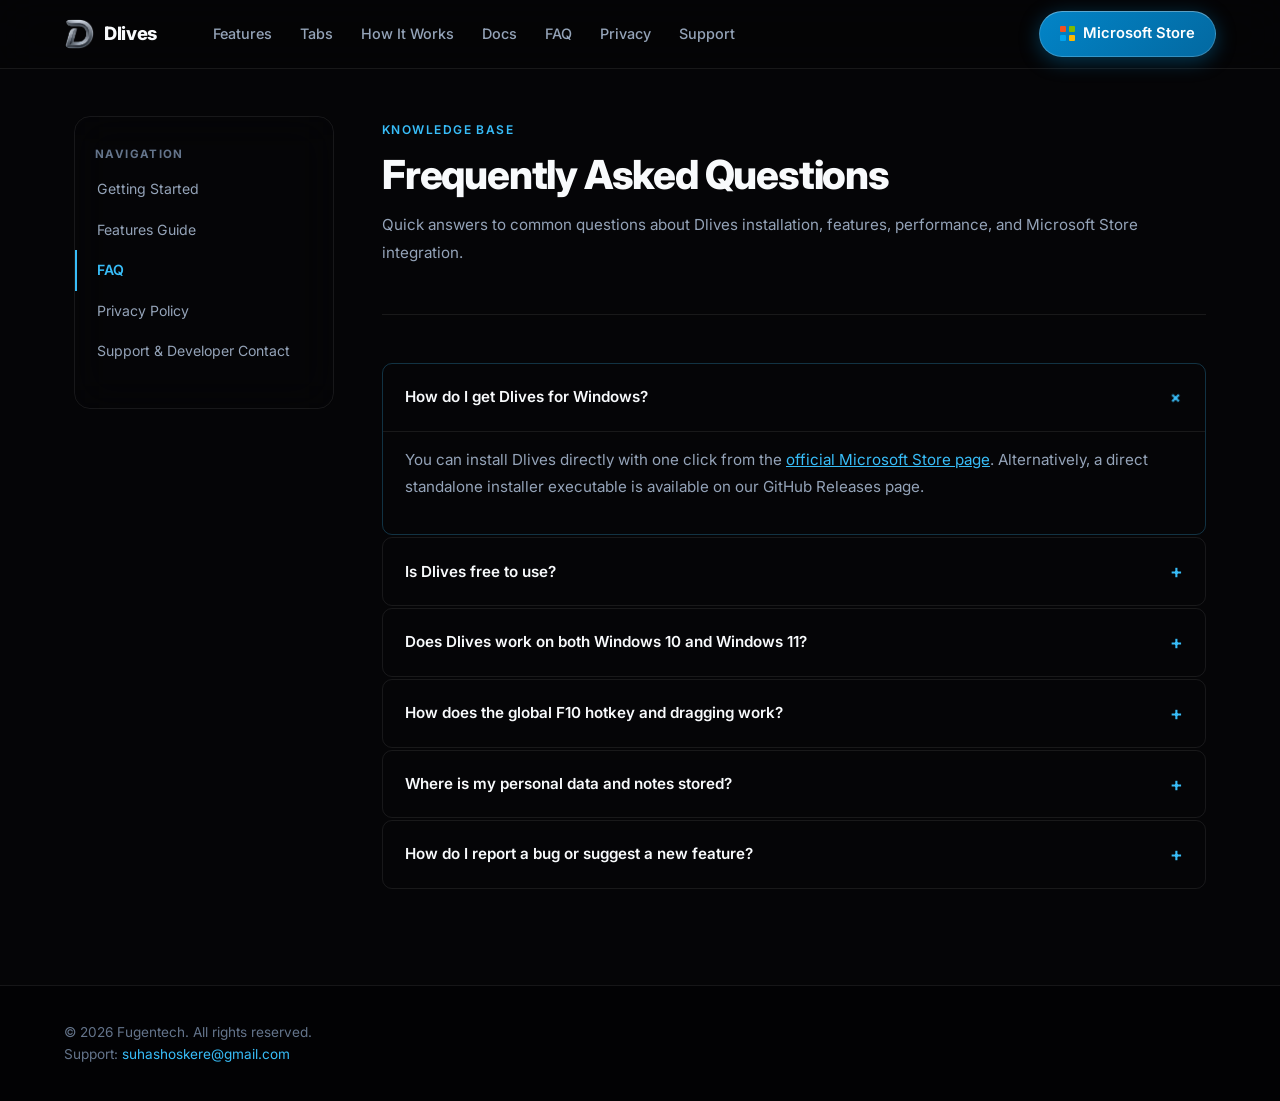
<file: website/docs/faq.html>
<!DOCTYPE html>
<html lang="en">
<head>
  <meta charset="UTF-8" />
  <meta name="viewport" content="width=device-width, initial-scale=1.0" />
  <title>Frequently Asked Questions — Dlives Windows Dynamic Island</title>
  <meta name="description" content="Common questions and troubleshooting answers for Dlives Windows dynamic island application." />
  <link rel="icon" href="../assets/app-icon.png" type="image/png" />
  <link rel="preconnect" href="https://fonts.googleapis.com" />
  <link rel="preconnect" href="https://fonts.gstatic.com" crossorigin />
  <link href="https://fonts.googleapis.com/css2?family=Inter:wght@300;400;500;600;700;800;900&family=JetBrains+Mono:wght@400;500;600;700&display=swap" rel="stylesheet" />
  <link rel="stylesheet" href="../assets/css/style.css" />
  <link rel="stylesheet" href="../assets/css/docs.css" />
</head>
<body>

  <!-- NAV -->
  <nav class="nav" id="main-nav">
    <div class="nav-inner">
      <a href="../index.html" class="nav-logo">
        <img src="../assets/app-icon.png" alt="Dlives logo" class="nav-logo-img" />
        <span class="nav-logo-text">Dlives</span>
      </a>
      <div class="nav-links">
        <a href="../index.html#features" class="nav-link">Features</a>
        <a href="../index.html#tabs" class="nav-link">Tabs</a>
        <a href="../index.html#how-it-works" class="nav-link">How It Works</a>
        <a href="getting-started.html" class="nav-link">Docs</a>
        <a href="faq.html" class="nav-link active">FAQ</a>
        <a href="privacy.html" class="nav-link">Privacy</a>
        <a href="support.html" class="nav-link">Support</a>
      </div>
      <div class="nav-actions">
        <a href="https://apps.microsoft.com/detail/9P2XZRF8RLB2?hl=en-us&gl=IN&ocid=pdpshare"
          target="_blank" rel="noopener noreferrer" class="btn btn-ms-store ms-store-trigger">
          <div class="btn-icon-ms">
            <span></span><span></span><span></span><span></span>
          </div>
          Microsoft Store
        </a>
      </div>
      <button class="nav-hamburger" id="nav-hamburger" aria-label="Toggle navigation menu">
        <span></span><span></span><span></span>
      </button>
    </div>
    <div class="nav-mobile" id="nav-mobile">
      <a href="../index.html#features" class="nav-mobile-link">Features</a>
      <a href="getting-started.html" class="nav-mobile-link">Getting Started</a>
      <a href="features.html" class="nav-mobile-link">Features Guide</a>
      <a href="faq.html" class="nav-mobile-link">FAQ</a>
      <a href="privacy.html" class="nav-mobile-link">Privacy Policy</a>
      <a href="support.html" class="nav-mobile-link">Support & Contact</a>
      <a href="https://apps.microsoft.com/detail/9P2XZRF8RLB2?hl=en-us&gl=IN&ocid=pdpshare"
        target="_blank" rel="noopener noreferrer" class="btn btn-ms-store ms-store-trigger" style="margin-top: 12px; width: 100%;">
        Get on Microsoft Store
      </a>
    </div>
  </nav>

  <!-- DOCS LAYOUT -->
  <div class="docs-layout">
    <!-- Sidebar -->
    <aside class="docs-sidebar">
      <div class="sidebar-section">
        <div class="sidebar-section-title">Navigation</div>
        <a href="getting-started.html" class="sidebar-link">Getting Started</a>
        <a href="features.html" class="sidebar-link">Features Guide</a>
        <a href="faq.html" class="sidebar-link active">FAQ</a>
        <a href="privacy.html" class="sidebar-link">Privacy Policy</a>
        <a href="support.html" class="sidebar-link">Support & Developer Contact</a>
      </div>
    </aside>

    <!-- Main Content -->
    <main class="docs-content docs-prose">
      <header class="docs-header">
        <span class="docs-page-label">Knowledge Base</span>
        <h1 class="docs-page-title">Frequently Asked Questions</h1>
        <p class="docs-page-sub">Quick answers to common questions about Dlives installation, features, performance, and Microsoft Store integration.</p>
      </header>

      <div class="faq-list">
        <!-- 1 -->
        <div class="faq-item open">
          <div class="faq-question">
            <span>How do I get Dlives for Windows?</span>
            <span class="faq-toggle">+</span>
          </div>
          <div class="faq-answer">
            <p>You can install Dlives directly with one click from the <a href="https://apps.microsoft.com/detail/9P2XZRF8RLB2?hl=en-us&gl=IN&ocid=pdpshare" target="_blank" rel="noopener noreferrer" class="accent-link">official Microsoft Store page</a>. Alternatively, a direct standalone installer executable is available on our GitHub Releases page.</p>
          </div>
        </div>

        <!-- 2 -->
        <div class="faq-item">
          <div class="faq-question">
            <span>Is Dlives free to use?</span>
            <span class="faq-toggle">+</span>
          </div>
          <div class="faq-answer">
            <p>Yes, Dlives is 100% free with no paywalls, subscriptions, or telemetry tracking.</p>
          </div>
        </div>

        <!-- 3 -->
        <div class="faq-item">
          <div class="faq-question">
            <span>Does Dlives work on both Windows 10 and Windows 11?</span>
            <span class="faq-toggle">+</span>
          </div>
          <div class="faq-answer">
            <p>Yes! Dlives is fully optimized for 64-bit Windows 10 (Build 1903+) and Windows 11. It utilizes native Win32/DWM APIs for liquid acrylic glassmorphism, SMTC media transport, and taskbar integration.</p>
          </div>
        </div>

        <!-- 4 -->
        <div class="faq-item">
          <div class="faq-question">
            <span>How does the global F10 hotkey and dragging work?</span>
            <span class="faq-toggle">+</span>
          </div>
          <div class="faq-answer">
            <p>Pressing <kbd>F10</kbd> anywhere across Windows immediately toggles the island expanded state or brings it back to the screen. You can also right-click and drag anywhere on the capsule or header to reposition the island to any monitor coordinate, with automatic symmetrical centering.</p>
          </div>
        </div>

        <!-- 5 -->
        <div class="faq-item">
          <div class="faq-question">
            <span>Where is my personal data and notes stored?</span>
            <span class="faq-toggle">+</span>
          </div>
          <div class="faq-answer">
            <p>All user data is stored locally in your user profile at <code>%AppData%\Dlives\</code>. Your notes, alarms, timetable tasks, and settings never leave your PC.</p>
          </div>
        </div>

        <!-- 6 -->
        <div class="faq-item">
          <div class="faq-question">
            <span>How do I report a bug or suggest a new feature?</span>
            <span class="faq-toggle">+</span>
          </div>
          <div class="faq-answer">
            <p>You can reach the developer directly at <a href="mailto:suhashoskere@gmail.com" class="accent-link">suhashoskere@gmail.com</a> or submit ideas via our <a href="support.html" class="accent-link">Support & Feedback Form</a>.</p>
          </div>
        </div>
      </div>

    </main>
  </div>

  <!-- FOOTER -->
  <footer class="footer">
    <div class="container">
      <div class="footer-bottom">
        <p>© 2026 Fugentech. All rights reserved.</p>
        <p>Support: <a href="mailto:suhashoskere@gmail.com" class="accent-link">suhashoskere@gmail.com</a></p>
      </div>
    </div>
  </footer>

  <script src="../assets/js/main.js"></script>
</body>
</html>
</file>
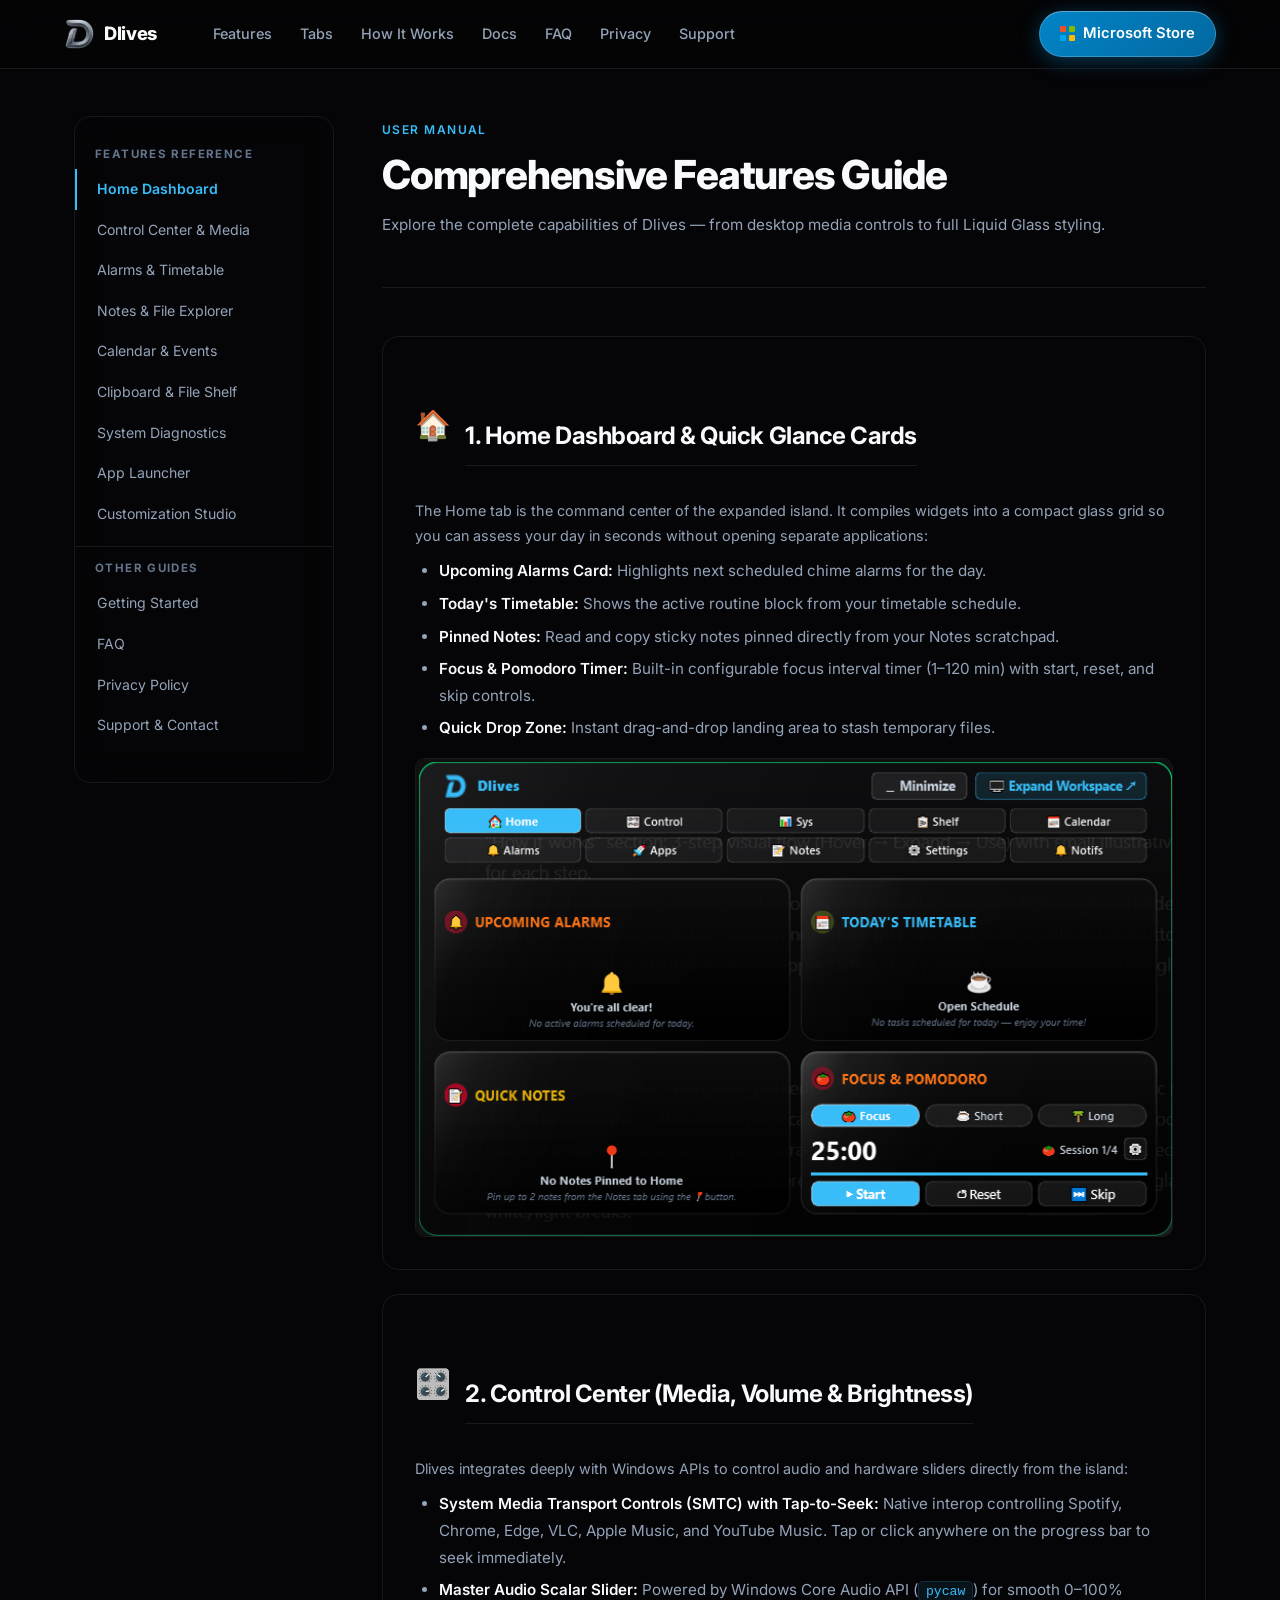
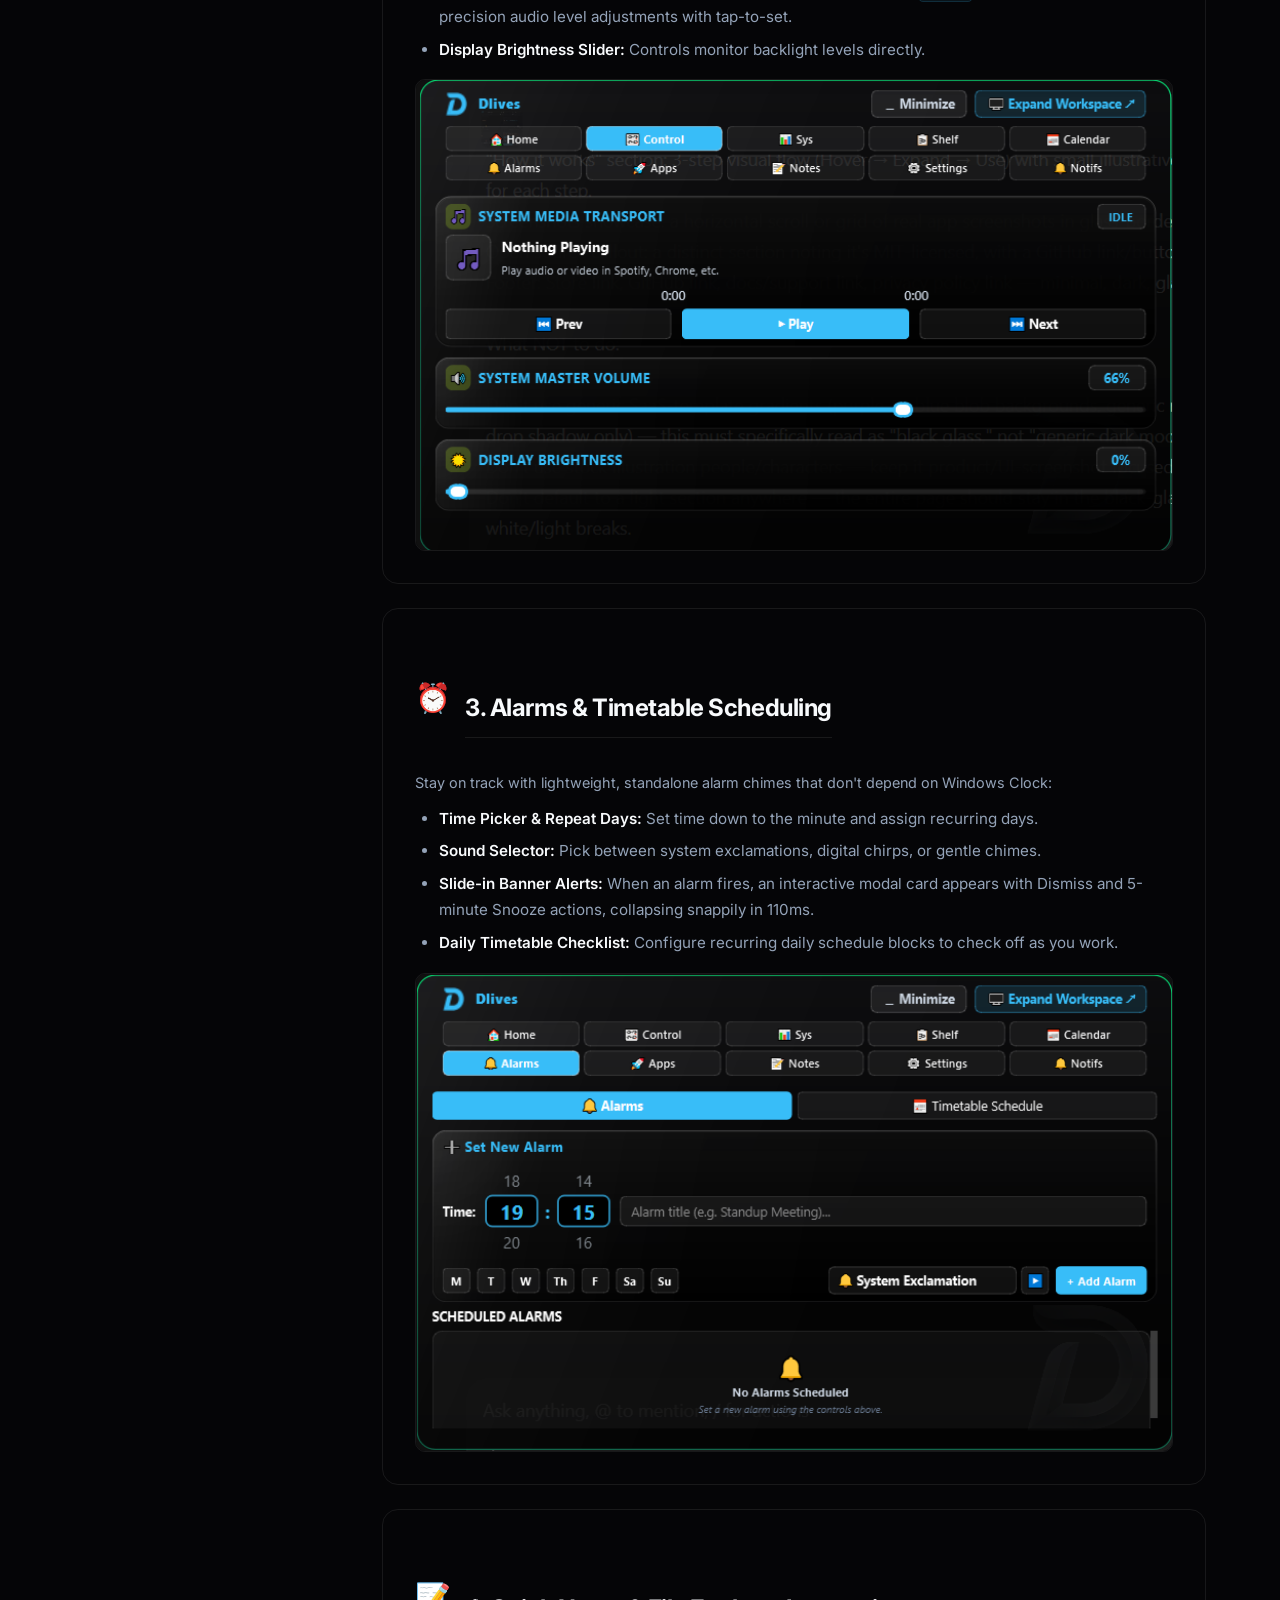
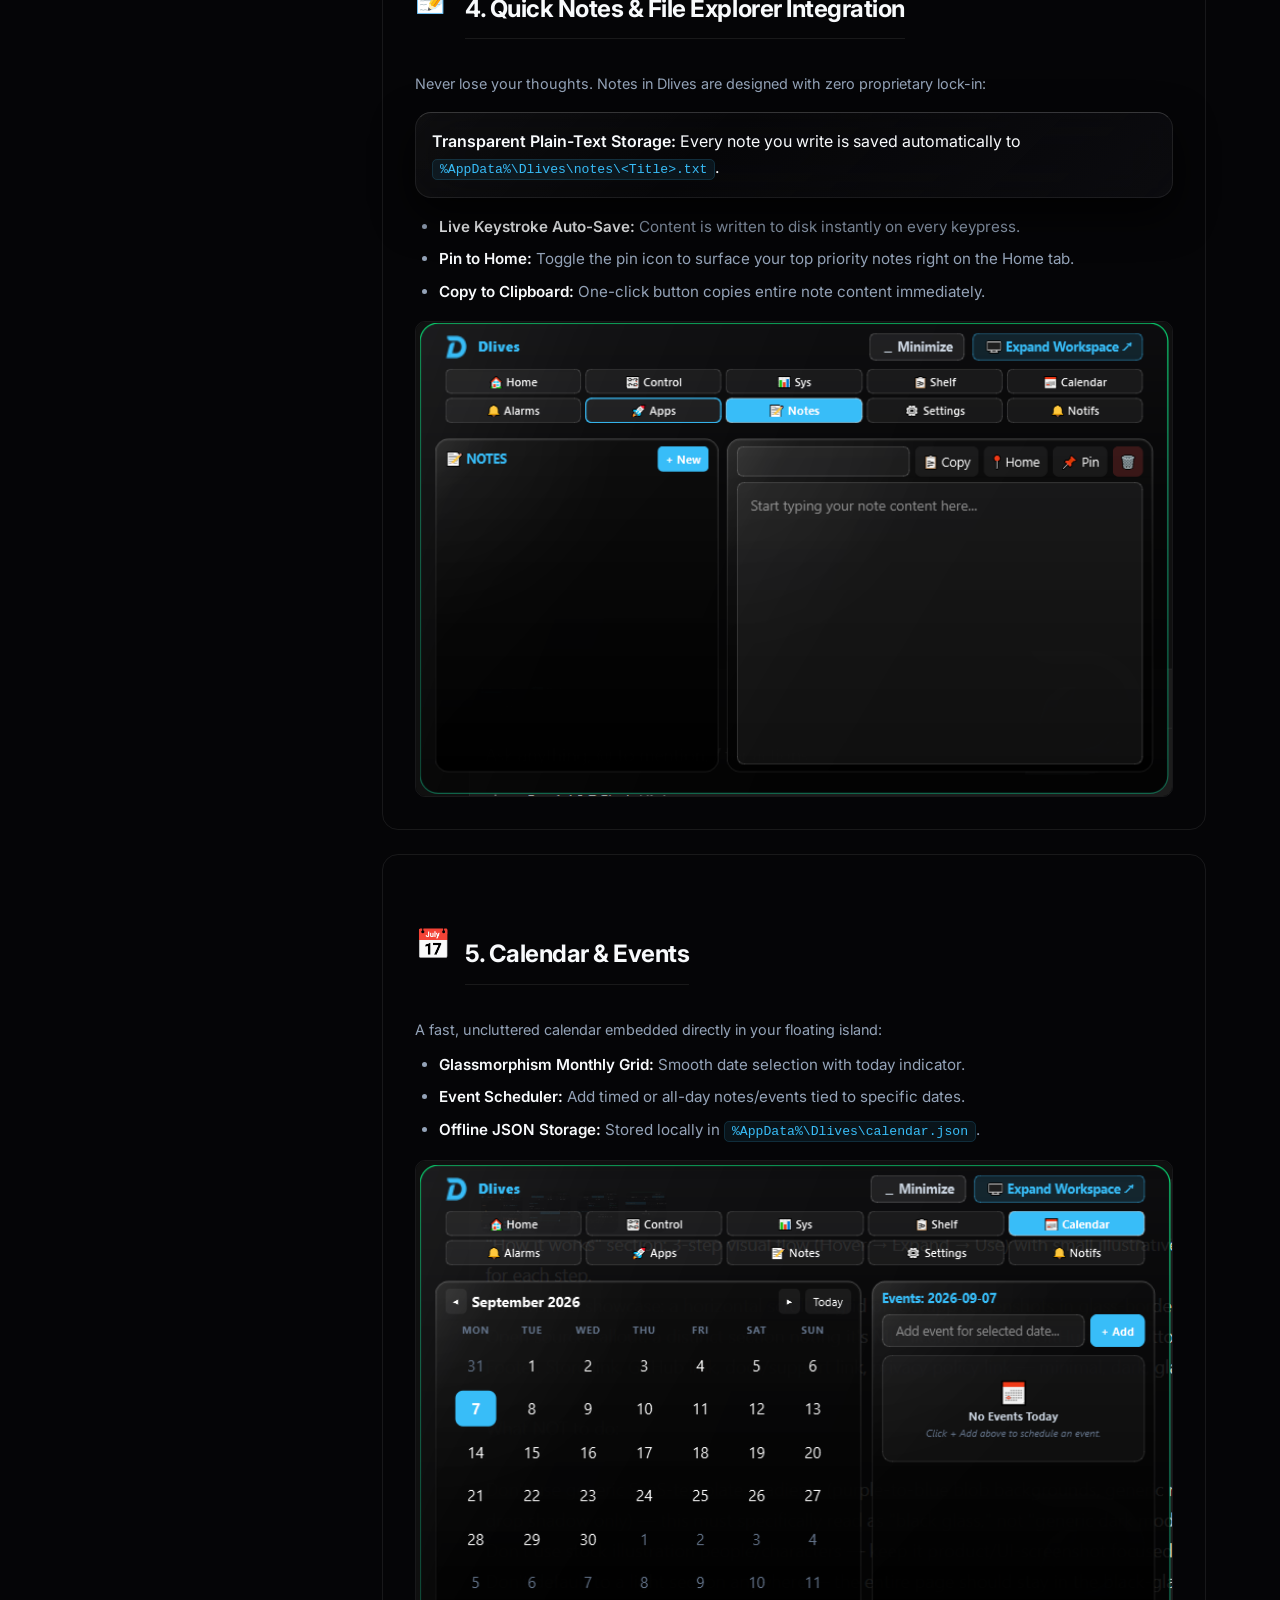
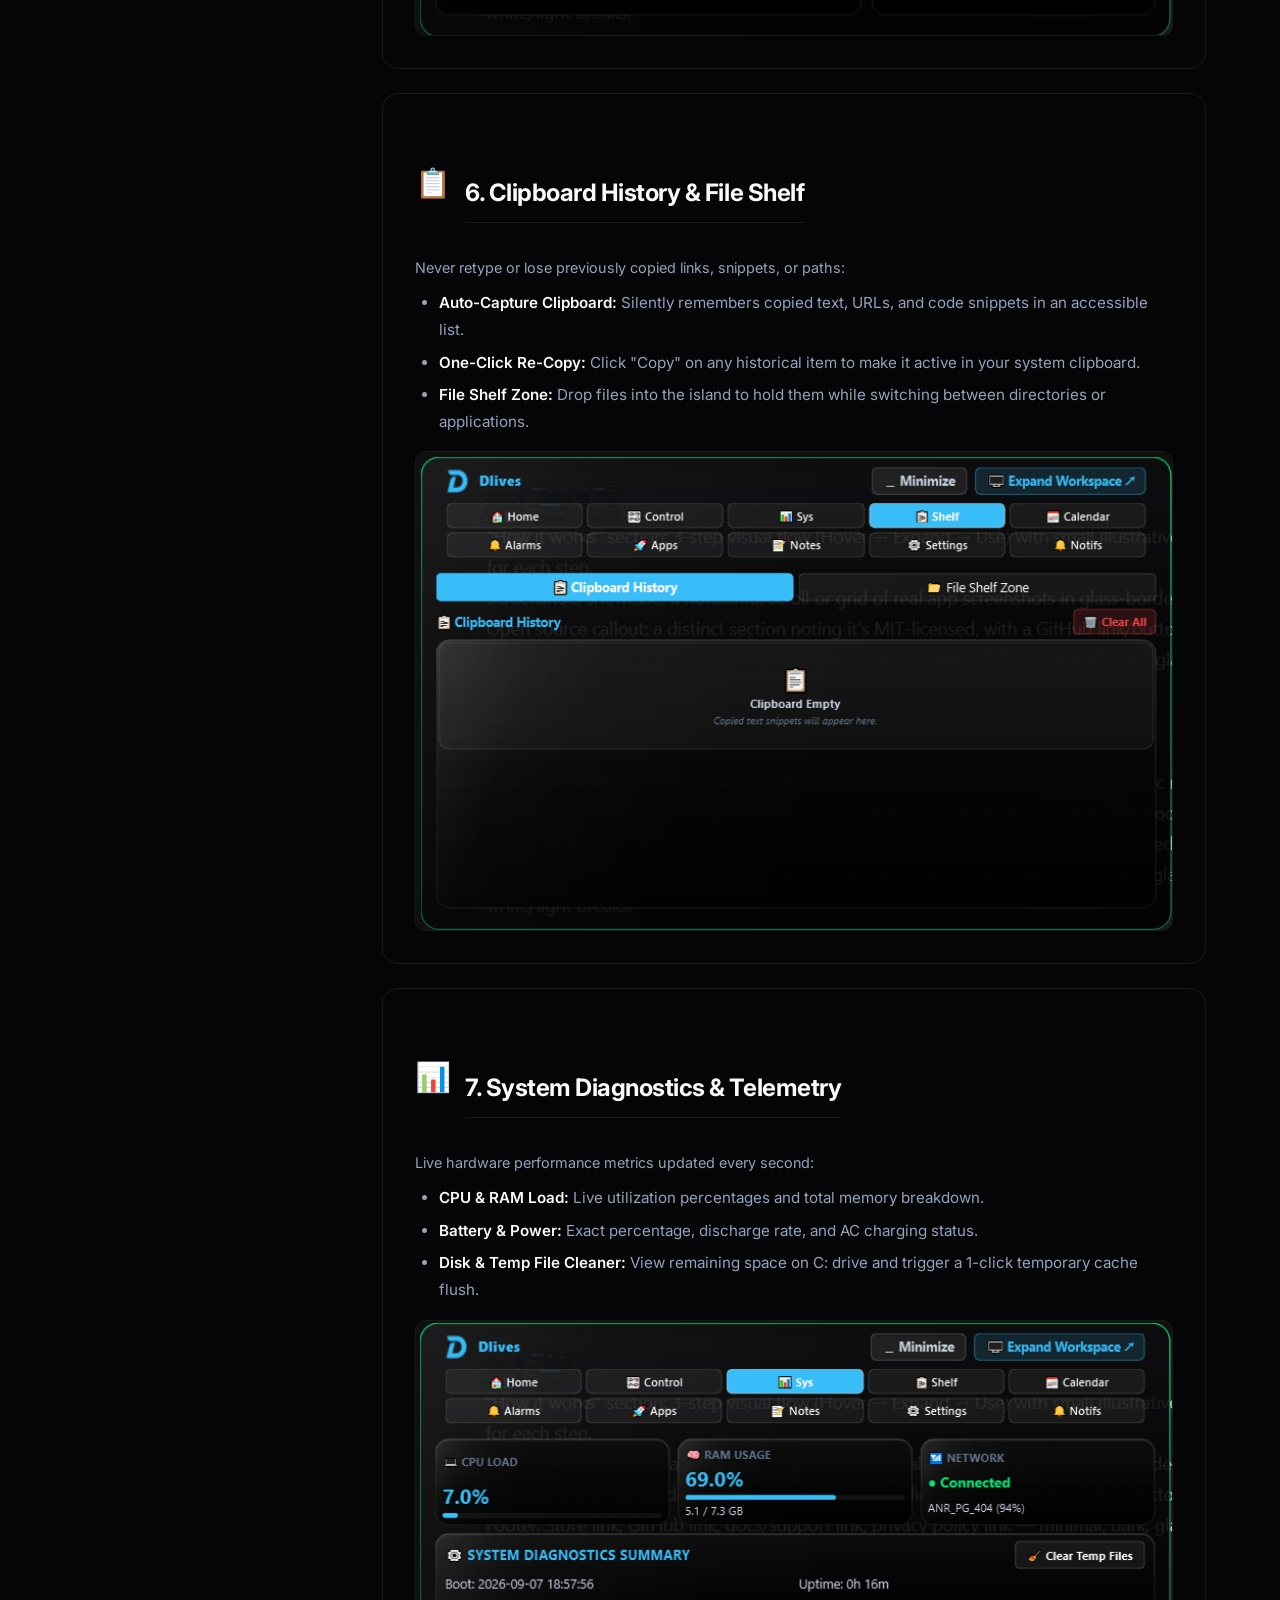
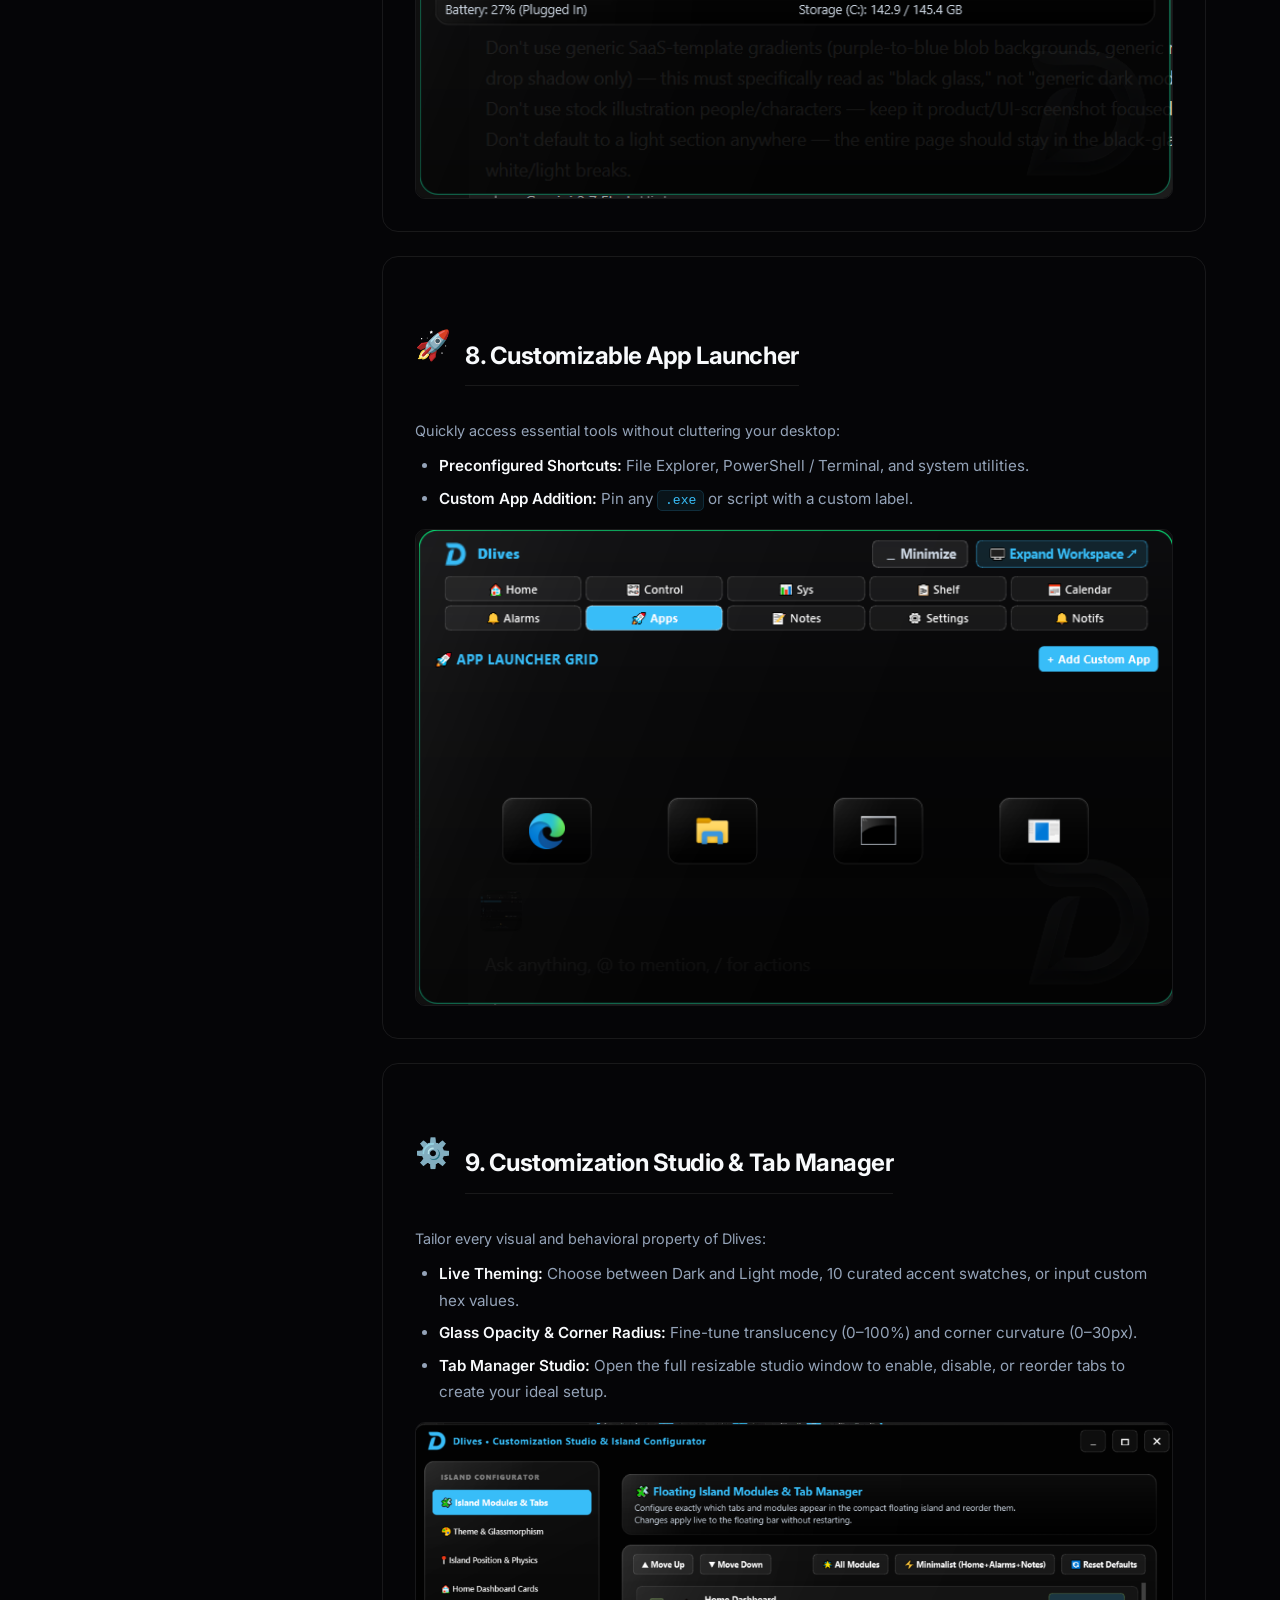
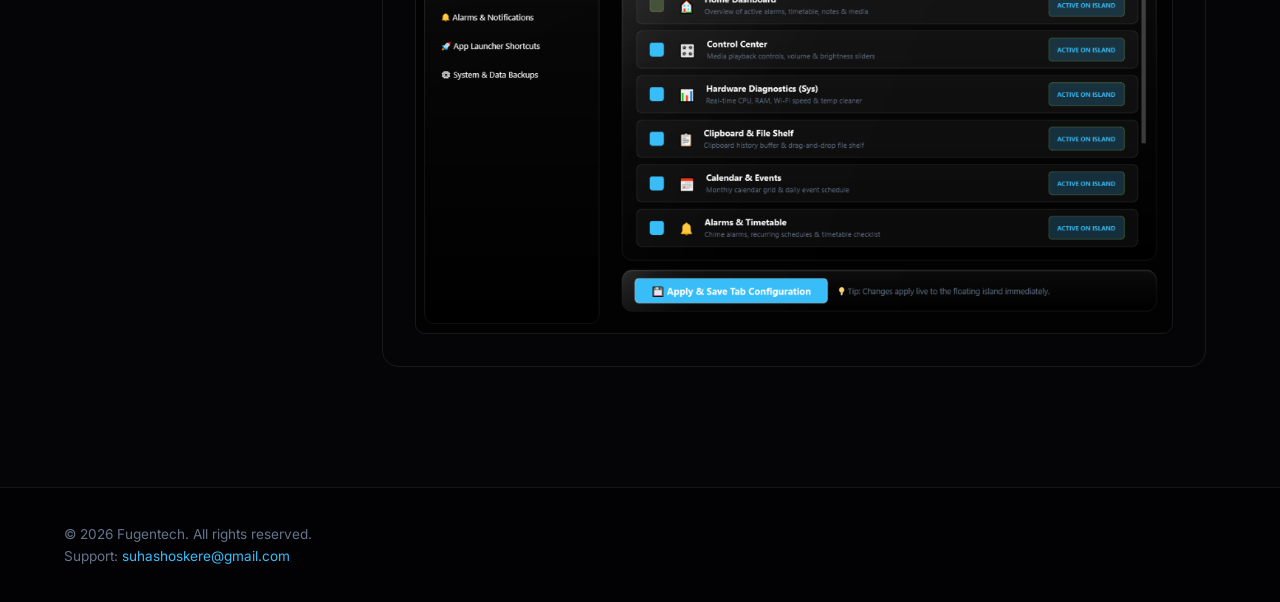
<file: website/docs/features.html>
<!DOCTYPE html>
<html lang="en">
<head>
  <meta charset="UTF-8" />
  <meta name="viewport" content="width=device-width, initial-scale=1.0" />
  <title>Features Guide — Dlives Windows Dynamic Island</title>
  <meta name="description" content="In-depth guide to all features in Dlives: Alarms, Notes, Calendar, Media Controls, Clipboard Shelf, Customization Studio, and more." />
  <link rel="icon" href="../assets/app-icon.png" type="image/png" />
  <link rel="preconnect" href="https://fonts.googleapis.com" />
  <link rel="preconnect" href="https://fonts.gstatic.com" crossorigin />
  <link href="https://fonts.googleapis.com/css2?family=Inter:wght@300;400;500;600;700;800;900&family=JetBrains+Mono:wght@400;500;600;700&display=swap" rel="stylesheet" />
  <link rel="stylesheet" href="../assets/css/style.css" />
  <link rel="stylesheet" href="../assets/css/docs.css" />
</head>
<body>

  <!-- NAV -->
  <nav class="nav" id="main-nav">
    <div class="nav-inner">
      <a href="../index.html" class="nav-logo">
        <img src="../assets/app-icon.png" alt="Dlives logo" class="nav-logo-img" />
        <span class="nav-logo-text">Dlives</span>
      </a>
      <div class="nav-links">
        <a href="../index.html#features" class="nav-link">Features</a>
        <a href="../index.html#tabs" class="nav-link">Tabs</a>
        <a href="../index.html#how-it-works" class="nav-link">How It Works</a>
        <a href="getting-started.html" class="nav-link">Docs</a>
        <a href="faq.html" class="nav-link">FAQ</a>
        <a href="privacy.html" class="nav-link">Privacy</a>
        <a href="support.html" class="nav-link">Support</a>
      </div>
      <div class="nav-actions">
        <a href="https://apps.microsoft.com/detail/9P2XZRF8RLB2?hl=en-us&gl=IN&ocid=pdpshare"
          target="_blank" rel="noopener noreferrer" class="btn btn-ms-store ms-store-trigger">
          <div class="btn-icon-ms">
            <span></span><span></span><span></span><span></span>
          </div>
          Microsoft Store
        </a>
      </div>
      <button class="nav-hamburger" id="nav-hamburger" aria-label="Toggle navigation menu">
        <span></span><span></span><span></span>
      </button>
    </div>
    <div class="nav-mobile" id="nav-mobile">
      <a href="../index.html#features" class="nav-mobile-link">Features</a>
      <a href="getting-started.html" class="nav-mobile-link">Getting Started</a>
      <a href="features.html" class="nav-mobile-link">Features Guide</a>
      <a href="faq.html" class="nav-mobile-link">FAQ</a>
      <a href="privacy.html" class="nav-mobile-link">Privacy Policy</a>
      <a href="support.html" class="nav-mobile-link">Support & Contact</a>
      <a href="https://apps.microsoft.com/detail/9P2XZRF8RLB2?hl=en-us&gl=IN&ocid=pdpshare"
        target="_blank" rel="noopener noreferrer" class="btn btn-ms-store ms-store-trigger" style="margin-top: 12px; width: 100%;">
        Get on Microsoft Store
      </a>
    </div>
  </nav>

  <!-- DOCS LAYOUT -->
  <div class="docs-layout">
    <!-- Sidebar -->
    <aside class="docs-sidebar">
      <div class="sidebar-section">
        <div class="sidebar-section-title">Features Reference</div>
        <a href="#home-dashboard" class="sidebar-link active">Home Dashboard</a>
        <a href="#control-media" class="sidebar-link">Control Center & Media</a>
        <a href="#alarms-timetable" class="sidebar-link">Alarms & Timetable</a>
        <a href="#notes-sync" class="sidebar-link">Notes & File Explorer</a>
        <a href="#calendar-events" class="sidebar-link">Calendar & Events</a>
        <a href="#clipboard-shelf" class="sidebar-link">Clipboard & File Shelf</a>
        <a href="#system-diagnostics" class="sidebar-link">System Diagnostics</a>
        <a href="#app-launcher" class="sidebar-link">App Launcher</a>
        <a href="#customization-studio" class="sidebar-link">Customization Studio</a>
      </div>
      <div class="sidebar-divider"></div>
      <div class="sidebar-section">
        <div class="sidebar-section-title">Other Guides</div>
        <a href="getting-started.html" class="sidebar-link">Getting Started</a>
        <a href="faq.html" class="sidebar-link">FAQ</a>
        <a href="privacy.html" class="sidebar-link">Privacy Policy</a>
        <a href="support.html" class="sidebar-link">Support & Contact</a>
      </div>
    </aside>

    <!-- Main Content -->
    <main class="docs-content docs-prose">
      <header class="docs-header">
        <span class="docs-page-label">User Manual</span>
        <h1 class="docs-page-title">Comprehensive Features Guide</h1>
        <p class="docs-page-sub">Explore the complete capabilities of Dlives — from desktop media controls to full Liquid Glass styling.</p>
      </header>

      <!-- 1. Home Dashboard -->
      <section id="home-dashboard" class="feature-detail-card">
        <div class="feature-detail-header">
          <span class="feature-detail-icon">🏠</span>
          <h2 class="feature-detail-title">1. Home Dashboard & Quick Glance Cards</h2>
        </div>
        <div class="feature-detail-body">
          <p>The Home tab is the command center of the expanded island. It compiles widgets into a compact glass grid so you can assess your day in seconds without opening separate applications:</p>
          <ul>
            <li><strong>Upcoming Alarms Card:</strong> Highlights next scheduled chime alarms for the day.</li>
            <li><strong>Today's Timetable:</strong> Shows the active routine block from your timetable schedule.</li>
            <li><strong>Pinned Notes:</strong> Read and copy sticky notes pinned directly from your Notes scratchpad.</li>
            <li><strong>Focus & Pomodoro Timer:</strong> Built-in configurable focus interval timer (1–120 min) with start, reset, and skip controls.</li>
            <li><strong>Quick Drop Zone:</strong> Instant drag-and-drop landing area to stash temporary files.</li>
          </ul>
          <img src="../assets/screenshots/home-tab.png" alt="Home Dashboard interface" class="feature-detail-screenshot" />
        </div>
      </section>

      <!-- 2. Control Center -->
      <section id="control-media" class="feature-detail-card">
        <div class="feature-detail-header">
          <span class="feature-detail-icon">🎛️</span>
          <h2 class="feature-detail-title">2. Control Center (Media, Volume & Brightness)</h2>
        </div>
        <div class="feature-detail-body">
          <p>Dlives integrates deeply with Windows APIs to control audio and hardware sliders directly from the island:</p>
          <ul>
            <li><strong>System Media Transport Controls (SMTC) with Tap-to-Seek:</strong> Native interop controlling Spotify, Chrome, Edge, VLC, Apple Music, and YouTube Music. Tap or click anywhere on the progress bar to seek immediately.</li>
            <li><strong>Master Audio Scalar Slider:</strong> Powered by Windows Core Audio API (<code>pycaw</code>) for smooth 0–100% precision audio level adjustments with tap-to-set.</li>
            <li><strong>Display Brightness Slider:</strong> Controls monitor backlight levels directly.</li>
          </ul>
          <img src="../assets/screenshots/control-media.png" alt="Control center interface" class="feature-detail-screenshot" />
        </div>
      </section>

      <!-- 3. Alarms & Timetable -->
      <section id="alarms-timetable" class="feature-detail-card">
        <div class="feature-detail-header">
          <span class="feature-detail-icon">⏰</span>
          <h2 class="feature-detail-title">3. Alarms & Timetable Scheduling</h2>
        </div>
        <div class="feature-detail-body">
          <p>Stay on track with lightweight, standalone alarm chimes that don't depend on Windows Clock:</p>
          <ul>
            <li><strong>Time Picker & Repeat Days:</strong> Set time down to the minute and assign recurring days.</li>
            <li><strong>Sound Selector:</strong> Pick between system exclamations, digital chirps, or gentle chimes.</li>
            <li><strong>Slide-in Banner Alerts:</strong> When an alarm fires, an interactive modal card appears with Dismiss and 5-minute Snooze actions, collapsing snappily in 110ms.</li>
            <li><strong>Daily Timetable Checklist:</strong> Configure recurring daily schedule blocks to check off as you work.</li>
          </ul>
          <img src="../assets/screenshots/alarms.png" alt="Alarms tab interface" class="feature-detail-screenshot" />
        </div>
      </section>

      <!-- 4. Notes & File Explorer Sync -->
      <section id="notes-sync" class="feature-detail-card">
        <div class="feature-detail-header">
          <span class="feature-detail-icon">📝</span>
          <h2 class="feature-detail-title">4. Quick Notes & File Explorer Integration</h2>
        </div>
        <div class="feature-detail-body">
          <p>Never lose your thoughts. Notes in Dlives are designed with zero proprietary lock-in:</p>
          <div class="glass-card" style="padding: 16px; margin: 16px 0;">
            <strong>Transparent Plain-Text Storage:</strong> Every note you write is saved automatically to <code>%AppData%\Dlives\notes\&lt;Title&gt;.txt</code>.
          </div>
          <ul>
            <li><strong>Live Keystroke Auto-Save:</strong> Content is written to disk instantly on every keypress.</li>
            <li><strong>Pin to Home:</strong> Toggle the pin icon to surface your top priority notes right on the Home tab.</li>
            <li><strong>Copy to Clipboard:</strong> One-click button copies entire note content immediately.</li>
          </ul>
          <img src="../assets/screenshots/notes.png" alt="Notes tab interface" class="feature-detail-screenshot" />
        </div>
      </section>

      <!-- 5. Calendar & Events -->
      <section id="calendar-events" class="feature-detail-card">
        <div class="feature-detail-header">
          <span class="feature-detail-icon">📅</span>
          <h2 class="feature-detail-title">5. Calendar & Events</h2>
        </div>
        <div class="feature-detail-body">
          <p>A fast, uncluttered calendar embedded directly in your floating island:</p>
          <ul>
            <li><strong>Glassmorphism Monthly Grid:</strong> Smooth date selection with today indicator.</li>
            <li><strong>Event Scheduler:</strong> Add timed or all-day notes/events tied to specific dates.</li>
            <li><strong>Offline JSON Storage:</strong> Stored locally in <code>%AppData%\Dlives\calendar.json</code>.</li>
          </ul>
          <img src="../assets/screenshots/calendar.png" alt="Calendar tab interface" class="feature-detail-screenshot" />
        </div>
      </section>

      <!-- 6. Clipboard & File Shelf -->
      <section id="clipboard-shelf" class="feature-detail-card">
        <div class="feature-detail-header">
          <span class="feature-detail-icon">📋</span>
          <h2 class="feature-detail-title">6. Clipboard History & File Shelf</h2>
        </div>
        <div class="feature-detail-body">
          <p>Never retype or lose previously copied links, snippets, or paths:</p>
          <ul>
            <li><strong>Auto-Capture Clipboard:</strong> Silently remembers copied text, URLs, and code snippets in an accessible list.</li>
            <li><strong>One-Click Re-Copy:</strong> Click "Copy" on any historical item to make it active in your system clipboard.</li>
            <li><strong>File Shelf Zone:</strong> Drop files into the island to hold them while switching between directories or applications.</li>
          </ul>
          <img src="../assets/screenshots/clipboard-shelf.png" alt="Clipboard and shelf interface" class="feature-detail-screenshot" />
        </div>
      </section>

      <!-- 7. System Diagnostics -->
      <section id="system-diagnostics" class="feature-detail-card">
        <div class="feature-detail-header">
          <span class="feature-detail-icon">📊</span>
          <h2 class="feature-detail-title">7. System Diagnostics & Telemetry</h2>
        </div>
        <div class="feature-detail-body">
          <p>Live hardware performance metrics updated every second:</p>
          <ul>
            <li><strong>CPU & RAM Load:</strong> Live utilization percentages and total memory breakdown.</li>
            <li><strong>Battery & Power:</strong> Exact percentage, discharge rate, and AC charging status.</li>
            <li><strong>Disk & Temp File Cleaner:</strong> View remaining space on C: drive and trigger a 1-click temporary cache flush.</li>
          </ul>
          <img src="../assets/screenshots/system-diagnostics.png" alt="System diagnostics interface" class="feature-detail-screenshot" />
        </div>
      </section>

      <!-- 8. App Launcher -->
      <section id="app-launcher" class="feature-detail-card">
        <div class="feature-detail-header">
          <span class="feature-detail-icon">🚀</span>
          <h2 class="feature-detail-title">8. Customizable App Launcher</h2>
        </div>
        <div class="feature-detail-body">
          <p>Quickly access essential tools without cluttering your desktop:</p>
          <ul>
            <li><strong>Preconfigured Shortcuts:</strong> File Explorer, PowerShell / Terminal, and system utilities.</li>
            <li><strong>Custom App Addition:</strong> Pin any <code>.exe</code> or script with a custom label.</li>
          </ul>
          <img src="../assets/screenshots/app-launcher.png" alt="App launcher interface" class="feature-detail-screenshot" />
        </div>
      </section>

      <!-- 9. Customization Studio -->
      <section id="customization-studio" class="feature-detail-card">
        <div class="feature-detail-header">
          <span class="feature-detail-icon">⚙️</span>
          <h2 class="feature-detail-title">9. Customization Studio & Tab Manager</h2>
        </div>
        <div class="feature-detail-body">
          <p>Tailor every visual and behavioral property of Dlives:</p>
          <ul>
            <li><strong>Live Theming:</strong> Choose between Dark and Light mode, 10 curated accent swatches, or input custom hex values.</li>
            <li><strong>Glass Opacity & Corner Radius:</strong> Fine-tune translucency (0–100%) and corner curvature (0–30px).</li>
            <li><strong>Tab Manager Studio:</strong> Open the full resizable studio window to enable, disable, or reorder tabs to create your ideal setup.</li>
          </ul>
          <img src="../assets/screenshots/app-interface-configurator.png" alt="Customization studio interface" class="feature-detail-screenshot" />
        </div>
      </section>

    </main>
  </div>

  <!-- FOOTER -->
  <footer class="footer">
    <div class="container">
      <div class="footer-bottom">
        <p>© 2026 Fugentech. All rights reserved.</p>
        <p>Support: <a href="mailto:suhashoskere@gmail.com" class="accent-link">suhashoskere@gmail.com</a></p>
      </div>
    </div>
  </footer>

  <script src="../assets/js/main.js"></script>
</body>
</html>
</file>
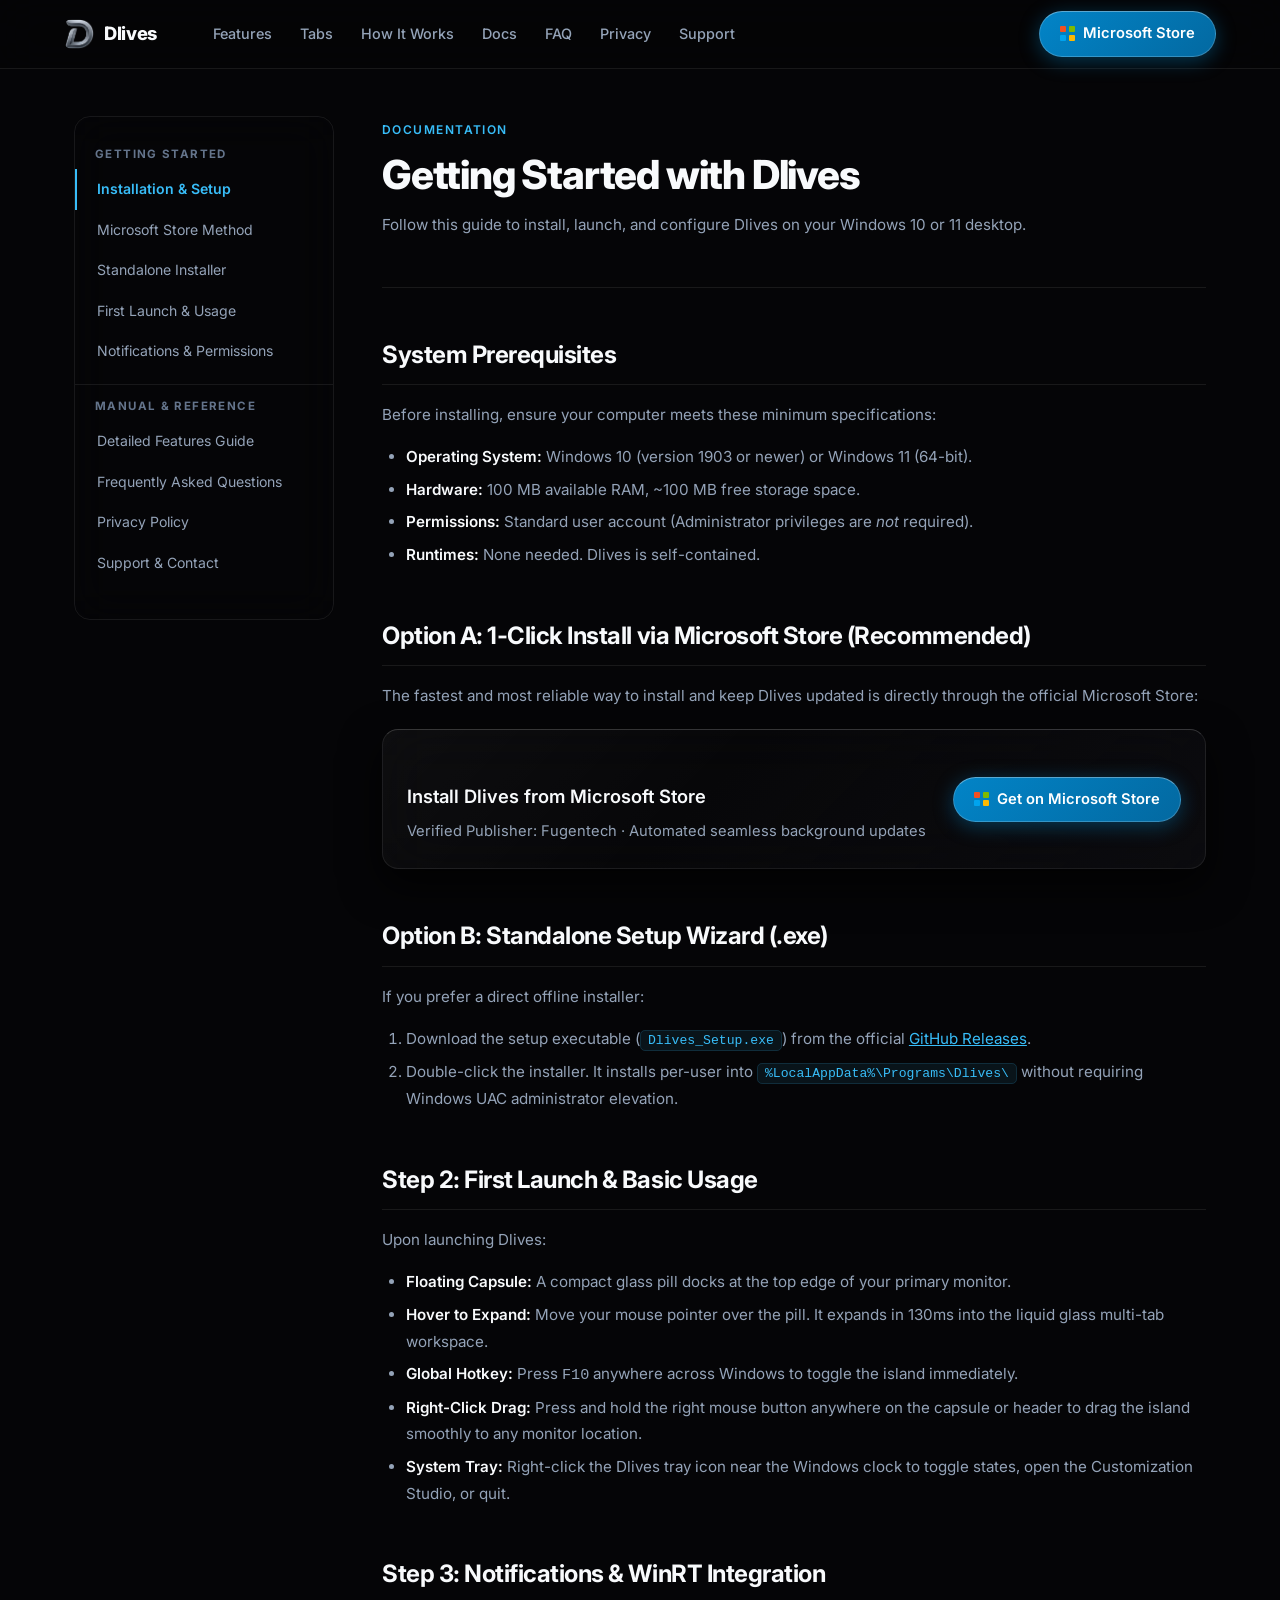
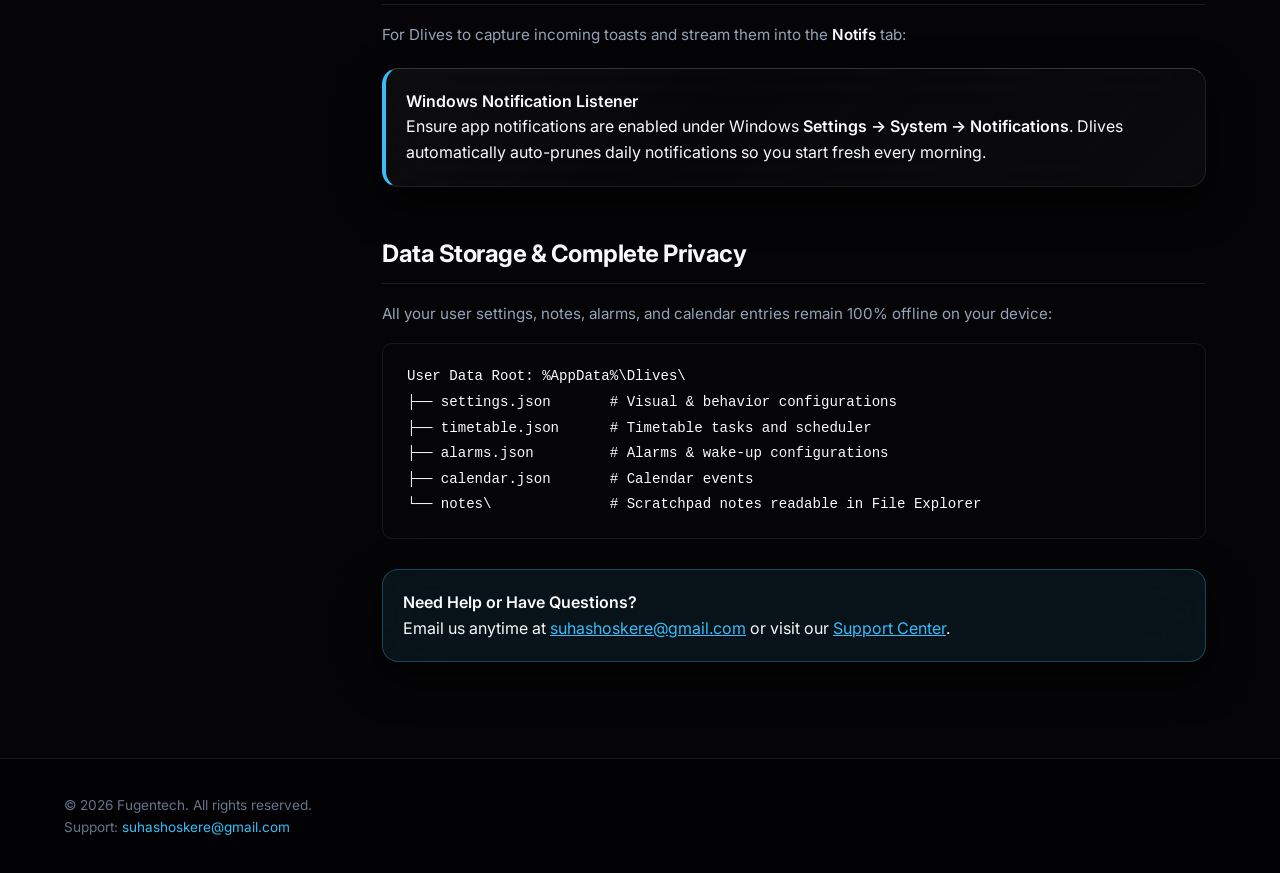
<file: website/docs/getting-started.html>
<!DOCTYPE html>
<html lang="en">
<head>
  <meta charset="UTF-8" />
  <meta name="viewport" content="width=device-width, initial-scale=1.0" />
  <title>Getting Started — Dlives Documentation</title>
  <meta name="description" content="Step-by-step guide to installing, configuring, and getting started with Dlives on Windows 10/11 via Microsoft Store or standalone installer." />
  <link rel="icon" href="../assets/app-icon.png" type="image/png" />
  <link rel="preconnect" href="https://fonts.googleapis.com" />
  <link rel="preconnect" href="https://fonts.gstatic.com" crossorigin />
  <link href="https://fonts.googleapis.com/css2?family=Inter:wght@300;400;500;600;700;800;900&family=JetBrains+Mono:wght@400;500;600;700&display=swap" rel="stylesheet" />
  <link rel="stylesheet" href="../assets/css/style.css" />
  <link rel="stylesheet" href="../assets/css/docs.css" />
</head>
<body>

  <!-- NAV -->
  <nav class="nav" id="main-nav">
    <div class="nav-inner">
      <a href="../index.html" class="nav-logo" id="nav-logo-link">
        <img src="../assets/app-icon.png" alt="Dlives logo" class="nav-logo-img" />
        <span class="nav-logo-text">Dlives</span>
      </a>
      <div class="nav-links">
        <a href="../index.html#features" class="nav-link">Features</a>
        <a href="../index.html#tabs" class="nav-link">Tabs</a>
        <a href="../index.html#how-it-works" class="nav-link">How It Works</a>
        <a href="getting-started.html" class="nav-link active">Docs</a>
        <a href="faq.html" class="nav-link">FAQ</a>
        <a href="privacy.html" class="nav-link">Privacy</a>
        <a href="support.html" class="nav-link">Support</a>
      </div>
      <div class="nav-actions">
        <a href="https://apps.microsoft.com/detail/9P2XZRF8RLB2?hl=en-us&gl=IN&ocid=pdpshare"
          target="_blank" rel="noopener noreferrer" class="btn btn-ms-store ms-store-trigger">
          <div class="btn-icon-ms">
            <span></span><span></span><span></span><span></span>
          </div>
          Microsoft Store
        </a>
      </div>
      <button class="nav-hamburger" id="nav-hamburger" aria-label="Toggle navigation menu">
        <span></span><span></span><span></span>
      </button>
    </div>
    <div class="nav-mobile" id="nav-mobile">
      <a href="../index.html#features" class="nav-mobile-link">Features</a>
      <a href="getting-started.html" class="nav-mobile-link">Getting Started</a>
      <a href="features.html" class="nav-mobile-link">Features Guide</a>
      <a href="faq.html" class="nav-mobile-link">FAQ</a>
      <a href="privacy.html" class="nav-mobile-link">Privacy Policy</a>
      <a href="support.html" class="nav-mobile-link">Support</a>
      <a href="https://apps.microsoft.com/detail/9P2XZRF8RLB2?hl=en-us&gl=IN&ocid=pdpshare"
        target="_blank" rel="noopener noreferrer" class="btn btn-ms-store ms-store-trigger" style="margin-top: 12px; width: 100%;">
        Get on Microsoft Store
      </a>
    </div>
  </nav>

  <!-- DOCS LAYOUT -->
  <div class="docs-layout">
    <!-- Sidebar -->
    <aside class="docs-sidebar">
      <div class="sidebar-section">
        <div class="sidebar-section-title">Getting Started</div>
        <a href="getting-started.html" class="sidebar-link active">Installation & Setup</a>
        <a href="#ms-store-install" class="sidebar-link">Microsoft Store Method</a>
        <a href="#direct-install" class="sidebar-link">Standalone Installer</a>
        <a href="#first-launch" class="sidebar-link">First Launch & Usage</a>
        <a href="#permissions" class="sidebar-link">Notifications & Permissions</a>
      </div>
      <div class="sidebar-divider"></div>
      <div class="sidebar-section">
        <div class="sidebar-section-title">Manual & Reference</div>
        <a href="features.html" class="sidebar-link">Detailed Features Guide</a>
        <a href="faq.html" class="sidebar-link">Frequently Asked Questions</a>
        <a href="privacy.html" class="sidebar-link">Privacy Policy</a>
        <a href="support.html" class="sidebar-link">Support & Contact</a>
      </div>
    </aside>

    <!-- Main Content -->
    <main class="docs-content docs-prose">
      <header class="docs-header">
        <span class="docs-page-label">Documentation</span>
        <h1 class="docs-page-title">Getting Started with Dlives</h1>
        <p class="docs-page-sub">Follow this guide to install, launch, and configure Dlives on your Windows 10 or 11 desktop.</p>
      </header>

      <h2>System Prerequisites</h2>
      <p>Before installing, ensure your computer meets these minimum specifications:</p>
      <ul>
        <li><strong>Operating System:</strong> Windows 10 (version 1903 or newer) or Windows 11 (64-bit).</li>
        <li><strong>Hardware:</strong> 100 MB available RAM, ~100 MB free storage space.</li>
        <li><strong>Permissions:</strong> Standard user account (Administrator privileges are <em>not</em> required).</li>
        <li><strong>Runtimes:</strong> None needed. Dlives is self-contained.</li>
      </ul>

      <!-- Option 1: Microsoft Store -->
      <h2 id="ms-store-install">Option A: 1-Click Install via Microsoft Store (Recommended)</h2>
      <p>The fastest and most reliable way to install and keep Dlives updated is directly through the official Microsoft Store:</p>
      
      <div class="glass-card" style="padding: 24px; margin: 20px 0; display: flex; align-items: center; justify-content: space-between; gap: 20px; flex-wrap: wrap;">
        <div>
          <h3 style="font-size: 1.15rem; margin-bottom: 6px;">Install Dlives from Microsoft Store</h3>
          <p style="font-size: 0.92rem; color: var(--text-2); margin: 0;">Verified Publisher: Fugentech · Automated seamless background updates</p>
        </div>
        <a href="https://apps.microsoft.com/detail/9P2XZRF8RLB2?hl=en-us&gl=IN&ocid=pdpshare"
          target="_blank" rel="noopener noreferrer" class="btn btn-ms-store ms-store-trigger">
          <div class="btn-icon-ms">
            <span></span><span></span><span></span><span></span>
          </div>
          Get on Microsoft Store
        </a>
      </div>

      <!-- Option 2: Direct Setup -->
      <h2 id="direct-install">Option B: Standalone Setup Wizard (.exe)</h2>
      <p>If you prefer a direct offline installer:</p>
      <ol>
        <li>Download the setup executable (<code>Dlives_Setup.exe</code>) from the official <a href="https://github.com/rootnode-rebels/Dlives/releases/download/v1.0.0/Dlives_Setup.exe" target="_blank" rel="noopener noreferrer">GitHub Releases</a>.</li>
        <li>Double-click the installer. It installs per-user into <code>%LocalAppData%\Programs\Dlives\</code> without requiring Windows UAC administrator elevation.</li>
      </ol>

      <h2 id="first-launch">Step 2: First Launch & Basic Usage</h2>
      <p>Upon launching Dlives:</p>
      <ul>
        <li><strong>Floating Capsule:</strong> A compact glass pill docks at the top edge of your primary monitor.</li>
        <li><strong>Hover to Expand:</strong> Move your mouse pointer over the pill. It expands in 130ms into the liquid glass multi-tab workspace.</li>
        <li><strong>Global Hotkey:</strong> Press <kbd>F10</kbd> anywhere across Windows to toggle the island immediately.</li>
        <li><strong>Right-Click Drag:</strong> Press and hold the right mouse button anywhere on the capsule or header to drag the island smoothly to any monitor location.</li>
        <li><strong>System Tray:</strong> Right-click the Dlives tray icon near the Windows clock to toggle states, open the Customization Studio, or quit.</li>
      </ul>

      <h2 id="permissions">Step 3: Notifications & WinRT Integration</h2>
      <p>For Dlives to capture incoming toasts and stream them into the <strong>Notifs</strong> tab:</p>
      <div class="glass-card" style="padding: 20px; border-left: 4px solid var(--accent); margin: 20px 0;">
        <strong>Windows Notification Listener</strong><br />
        Ensure app notifications are enabled under Windows <strong>Settings → System → Notifications</strong>. Dlives automatically auto-prunes daily notifications so you start fresh every morning.
      </div>

      <h2>Data Storage & Complete Privacy</h2>
      <p>All your user settings, notes, alarms, and calendar entries remain 100% offline on your device:</p>
      <pre><code>User Data Root: %AppData%\Dlives\
├── settings.json       # Visual & behavior configurations
├── timetable.json      # Timetable tasks and scheduler
├── alarms.json         # Alarms & wake-up configurations
├── calendar.json       # Calendar events
└── notes\              # Scratchpad notes readable in File Explorer</code></pre>

      <div class="glass-card" style="padding: 20px; margin-top: 30px; background: rgba(56, 189, 248, 0.08); border-color: rgba(56, 189, 248, 0.3);">
        <strong>Need Help or Have Questions?</strong><br />
        Email us anytime at <a href="mailto:suhashoskere@gmail.com" class="accent-link">suhashoskere@gmail.com</a> or visit our <a href="support.html" class="accent-link">Support Center</a>.
      </div>
    </main>
  </div>

  <!-- FOOTER -->
  <footer class="footer">
    <div class="container">
      <div class="footer-bottom">
        <p>© 2026 Fugentech. All rights reserved.</p>
        <p>Support: <a href="mailto:suhashoskere@gmail.com" class="accent-link">suhashoskere@gmail.com</a></p>
      </div>
    </div>
  </footer>

  <script src="../assets/js/main.js"></script>
</body>
</html>
</file>
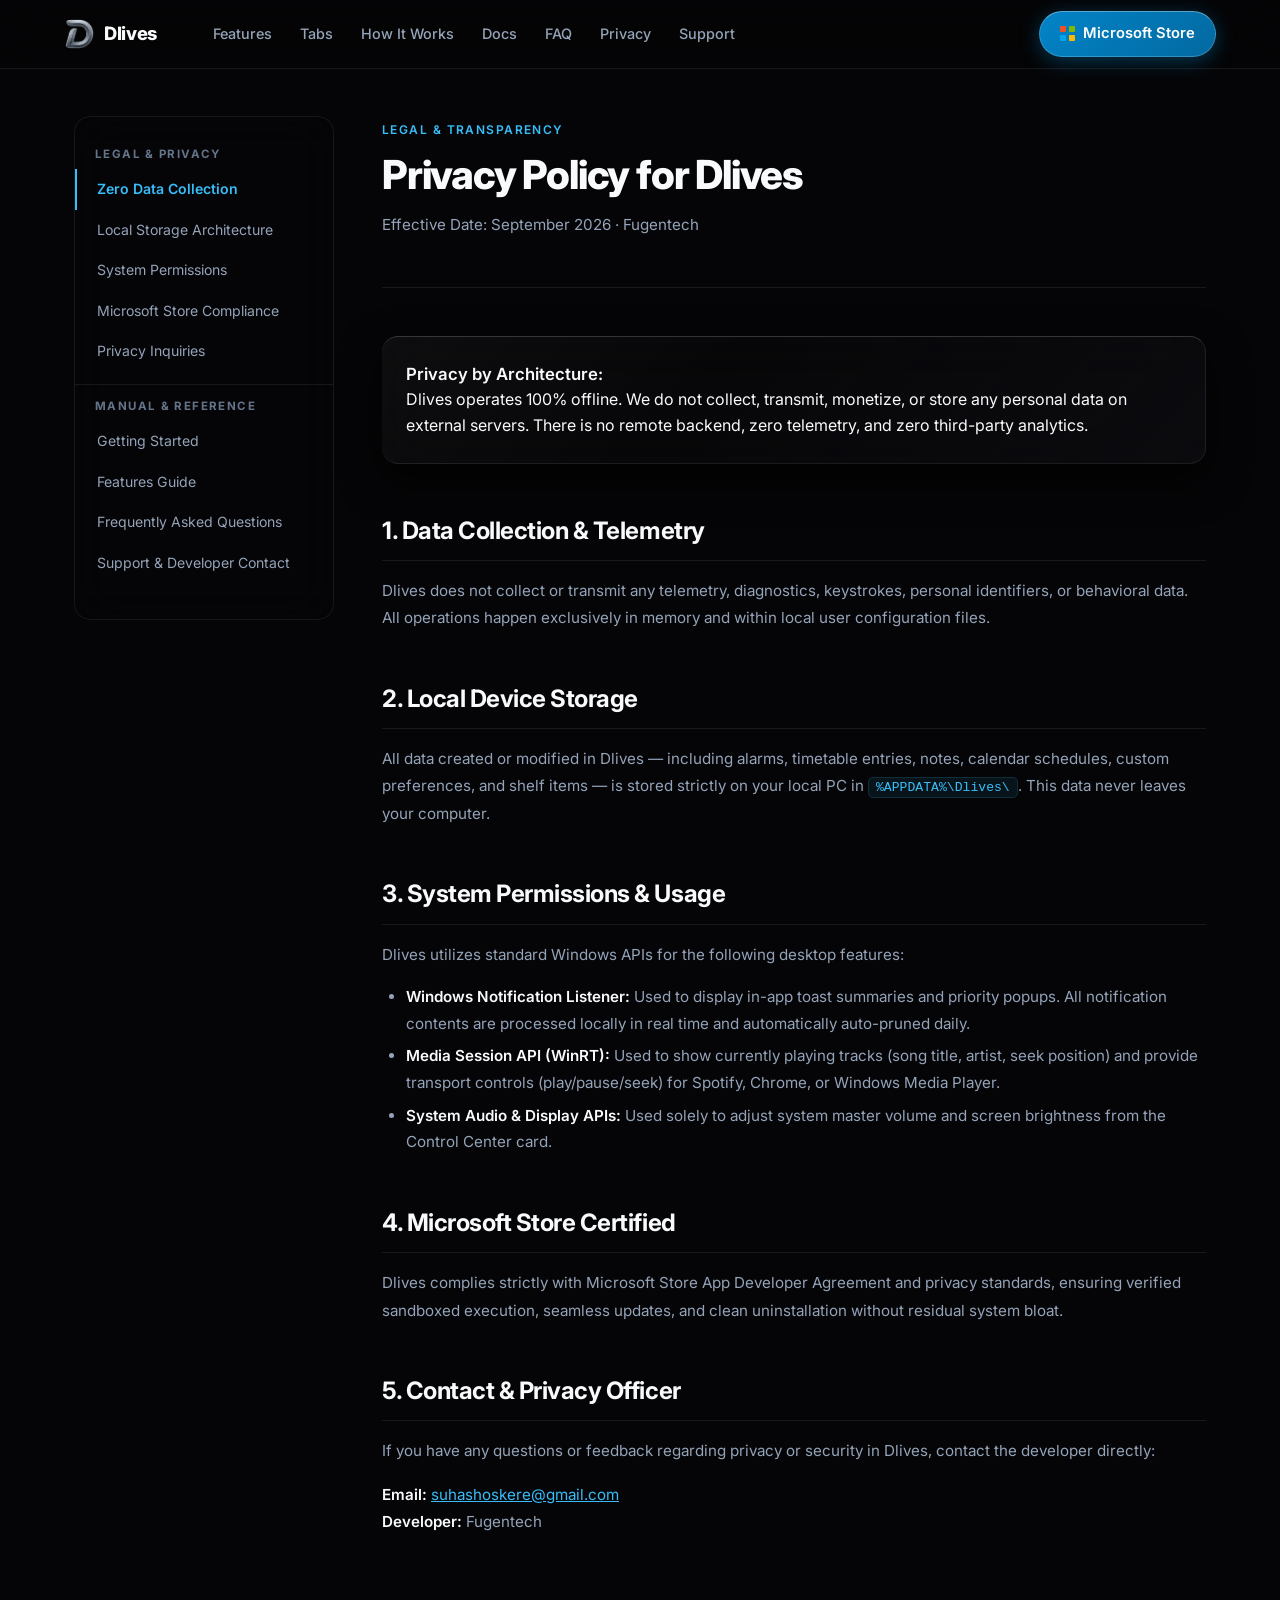
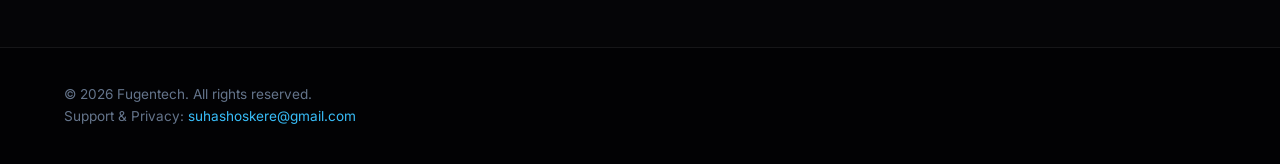
<file: website/docs/privacy.html>
<!DOCTYPE html>
<html lang="en">
<head>
  <meta charset="UTF-8" />
  <meta name="viewport" content="width=device-width, initial-scale=1.0" />
  <title>Privacy Policy — Dlives Windows Dynamic Island</title>
  <meta name="description" content="Privacy Policy for Dlives — 100% offline, zero data collection, no telemetry or third-party tracking." />
  <link rel="icon" href="../assets/app-icon.png" type="image/png" />
  <link rel="preconnect" href="https://fonts.googleapis.com" />
  <link rel="preconnect" href="https://fonts.gstatic.com" crossorigin />
  <link href="https://fonts.googleapis.com/css2?family=Inter:wght@300;400;500;600;700;800;900&family=JetBrains+Mono:wght@400;500;600;700&display=swap" rel="stylesheet" />
  <link rel="stylesheet" href="../assets/css/style.css" />
  <link rel="stylesheet" href="../assets/css/docs.css" />
</head>
<body>

  <!-- NAV -->
  <nav class="nav" id="main-nav">
    <div class="nav-inner">
      <a href="../index.html" class="nav-logo" id="nav-logo-link">
        <img src="../assets/app-icon.png" alt="Dlives logo" class="nav-logo-img" />
        <span class="nav-logo-text">Dlives</span>
      </a>
      <div class="nav-links">
        <a href="../index.html#features" class="nav-link">Features</a>
        <a href="../index.html#tabs" class="nav-link">Tabs</a>
        <a href="../index.html#how-it-works" class="nav-link">How It Works</a>
        <a href="getting-started.html" class="nav-link">Docs</a>
        <a href="faq.html" class="nav-link">FAQ</a>
        <a href="privacy.html" class="nav-link active">Privacy</a>
        <a href="support.html" class="nav-link">Support</a>
      </div>
      <div class="nav-actions">
        <a href="https://apps.microsoft.com/detail/9P2XZRF8RLB2?hl=en-us&gl=IN&ocid=pdpshare"
          target="_blank" rel="noopener noreferrer" class="btn btn-ms-store ms-store-trigger">
          <div class="btn-icon-ms">
            <span></span><span></span><span></span><span></span>
          </div>
          Microsoft Store
        </a>
      </div>
      <button class="nav-hamburger" id="nav-hamburger" aria-label="Toggle navigation menu">
        <span></span><span></span><span></span>
      </button>
    </div>
    <div class="nav-mobile" id="nav-mobile">
      <a href="../index.html#features" class="nav-mobile-link">Features</a>
      <a href="getting-started.html" class="nav-mobile-link">Getting Started</a>
      <a href="features.html" class="nav-mobile-link">Features Guide</a>
      <a href="faq.html" class="nav-mobile-link">FAQ</a>
      <a href="privacy.html" class="nav-mobile-link">Privacy Policy</a>
      <a href="support.html" class="nav-mobile-link">Support & Contact</a>
      <a href="https://apps.microsoft.com/detail/9P2XZRF8RLB2?hl=en-us&gl=IN&ocid=pdpshare"
        target="_blank" rel="noopener noreferrer" class="btn btn-ms-store ms-store-trigger" style="margin-top: 12px; width: 100%;">
        Get on Microsoft Store
      </a>
    </div>
  </nav>

  <!-- DOCS LAYOUT -->
  <div class="docs-layout">
    <!-- Sidebar -->
    <aside class="docs-sidebar">
      <div class="sidebar-section">
        <div class="sidebar-section-title">Legal & Privacy</div>
        <a href="#data-collection" class="sidebar-link active">Zero Data Collection</a>
        <a href="#local-storage" class="sidebar-link">Local Storage Architecture</a>
        <a href="#permissions" class="sidebar-link">System Permissions</a>
        <a href="#ms-store-policy" class="sidebar-link">Microsoft Store Compliance</a>
        <a href="#contact" class="sidebar-link">Privacy Inquiries</a>
      </div>
      <div class="sidebar-divider"></div>
      <div class="sidebar-section">
        <div class="sidebar-section-title">Manual & Reference</div>
        <a href="getting-started.html" class="sidebar-link">Getting Started</a>
        <a href="features.html" class="sidebar-link">Features Guide</a>
        <a href="faq.html" class="sidebar-link">Frequently Asked Questions</a>
        <a href="support.html" class="sidebar-link">Support & Developer Contact</a>
      </div>
    </aside>

    <!-- Main Content -->
    <main class="docs-content docs-prose">
      <header class="docs-header">
        <span class="docs-page-label">Legal & Transparency</span>
        <h1 class="docs-page-title">Privacy Policy for Dlives</h1>
        <p class="docs-page-sub">Effective Date: September 2026 · Fugentech</p>
      </header>

      <div class="glass-card" style="padding: 24px; border-left: 4px solid var(--success); margin-bottom: 32px;">
        <strong style="color: var(--success); font-size: 1.05rem;">Privacy by Architecture:</strong><br />
        Dlives operates 100% offline. We do not collect, transmit, monetize, or store any personal data on external servers. There is no remote backend, zero telemetry, and zero third-party analytics.
      </div>

      <h2 id="data-collection">1. Data Collection & Telemetry</h2>
      <p>Dlives does not collect or transmit any telemetry, diagnostics, keystrokes, personal identifiers, or behavioral data. All operations happen exclusively in memory and within local user configuration files.</p>

      <h2 id="local-storage">2. Local Device Storage</h2>
      <p>All data created or modified in Dlives — including alarms, timetable entries, notes, calendar schedules, custom preferences, and shelf items — is stored strictly on your local PC in <code>%APPDATA%\Dlives\</code>. This data never leaves your computer.</p>

      <h2 id="permissions">3. System Permissions & Usage</h2>
      <p>Dlives utilizes standard Windows APIs for the following desktop features:</p>
      <ul>
        <li><strong>Windows Notification Listener:</strong> Used to display in-app toast summaries and priority popups. All notification contents are processed locally in real time and automatically auto-pruned daily.</li>
        <li><strong>Media Session API (WinRT):</strong> Used to show currently playing tracks (song title, artist, seek position) and provide transport controls (play/pause/seek) for Spotify, Chrome, or Windows Media Player.</li>
        <li><strong>System Audio & Display APIs:</strong> Used solely to adjust system master volume and screen brightness from the Control Center card.</li>
      </ul>

      <h2 id="ms-store-policy">4. Microsoft Store Certified</h2>
      <p>Dlives complies strictly with Microsoft Store App Developer Agreement and privacy standards, ensuring verified sandboxed execution, seamless updates, and clean uninstallation without residual system bloat.</p>

      <h2 id="contact">5. Contact & Privacy Officer</h2>
      <p>If you have any questions or feedback regarding privacy or security in Dlives, contact the developer directly:</p>
      <p>
        <strong>Email:</strong> <a href="mailto:suhashoskere@gmail.com" class="accent-link">suhashoskere@gmail.com</a><br />
        <strong>Developer:</strong> Fugentech
      </p>

    </main>
  </div>

  <!-- FOOTER -->
  <footer class="footer">
    <div class="container">
      <div class="footer-bottom">
        <p>© 2026 Fugentech. All rights reserved.</p>
        <p>Support & Privacy: <a href="mailto:suhashoskere@gmail.com" class="accent-link">suhashoskere@gmail.com</a></p>
      </div>
    </div>
  </footer>

  <script src="../assets/js/main.js"></script>
</body>
</html>
</file>
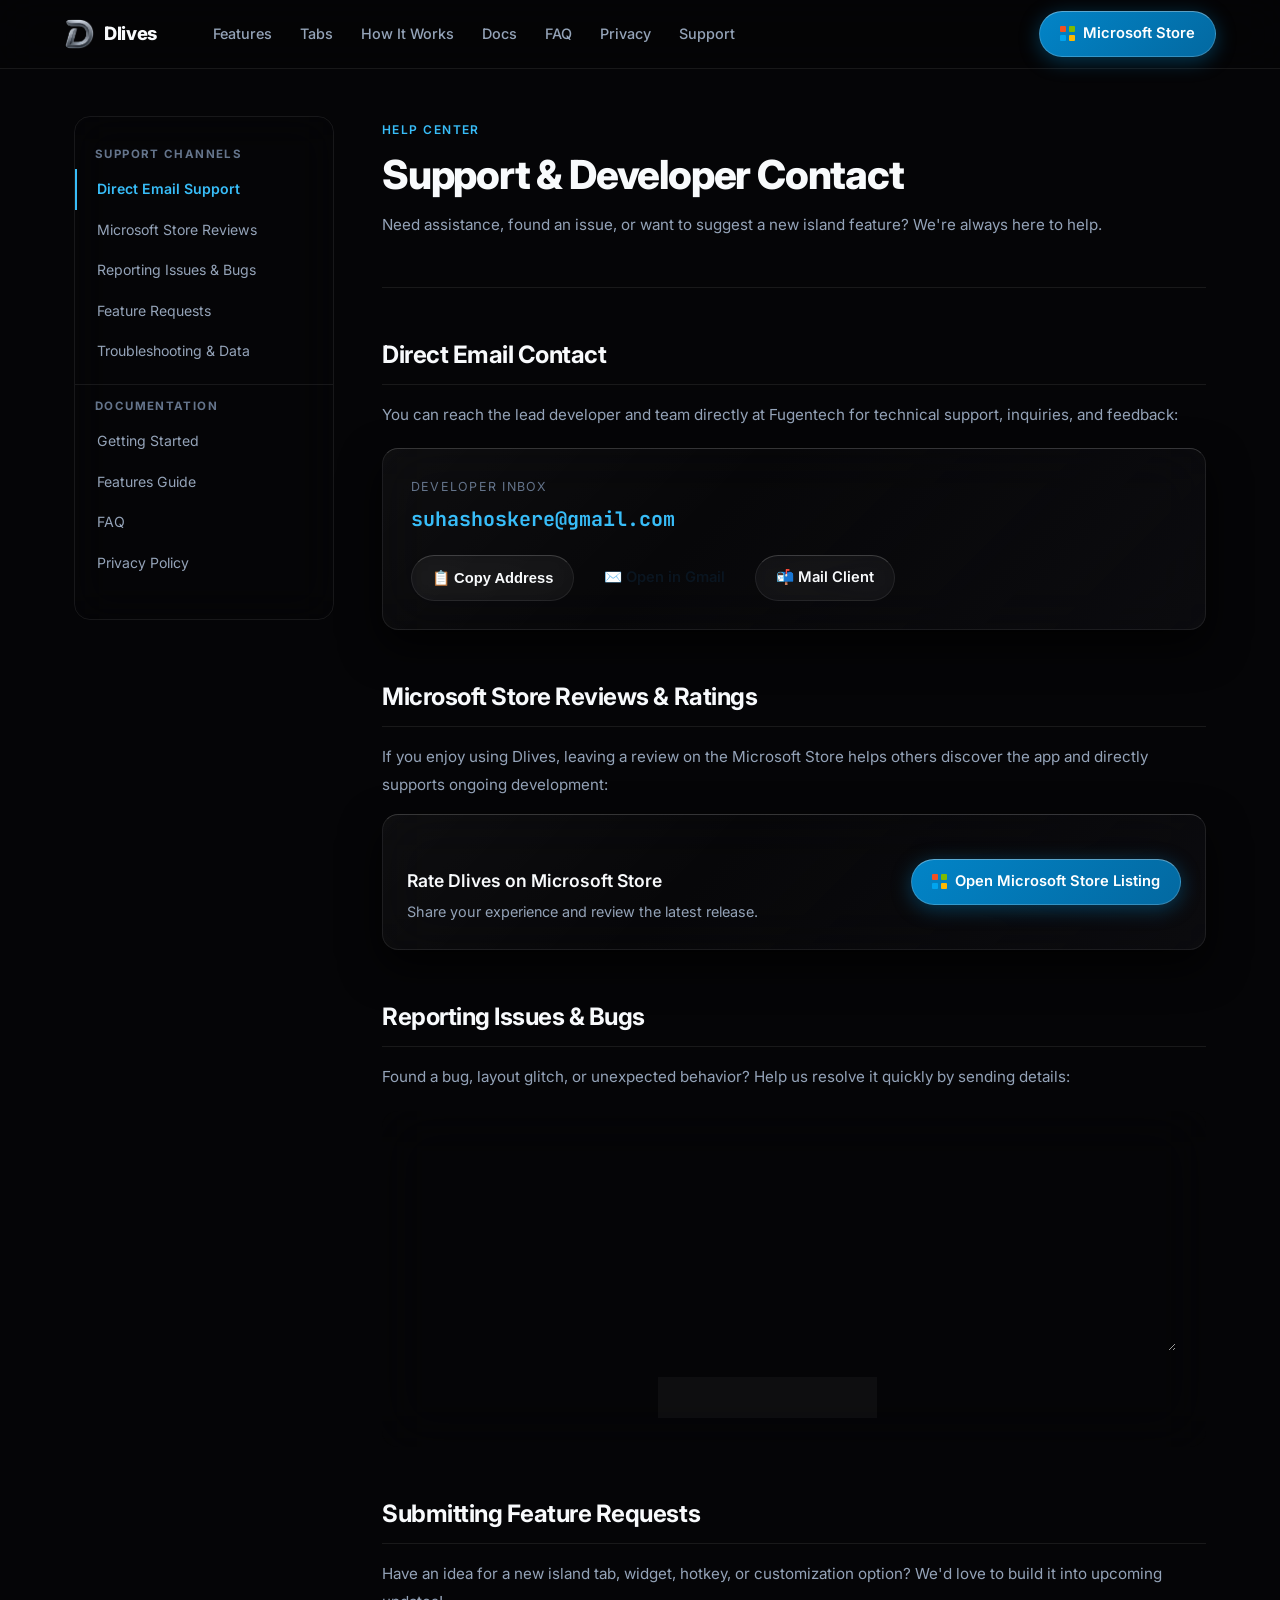
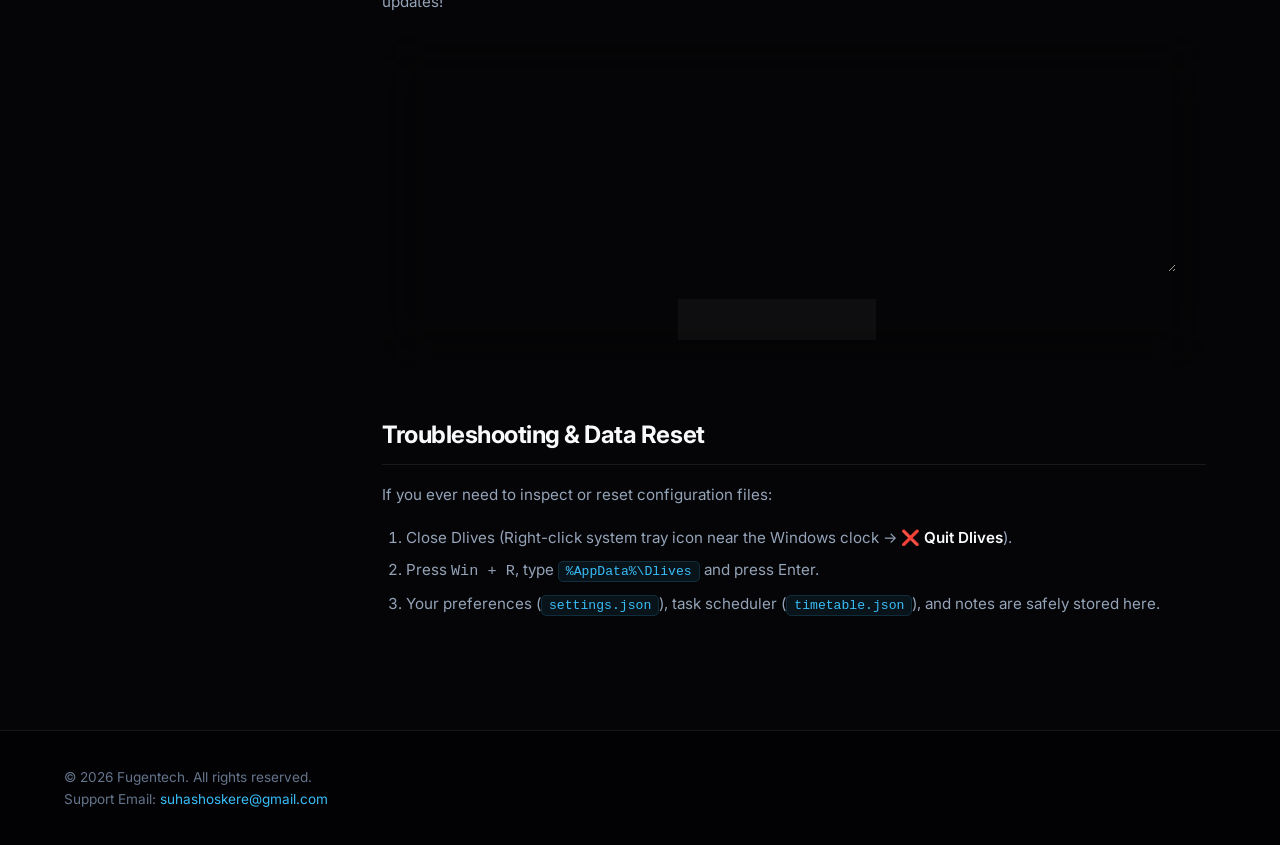
<file: website/docs/support.html>
<!DOCTYPE html>
<html lang="en">
<head>
  <meta charset="UTF-8" />
  <meta name="viewport" content="width=device-width, initial-scale=1.0" />
  <title>Support & Contact — Dlives Windows Dynamic Island</title>
  <meta name="description" content="Get direct developer help, report bugs, submit feature requests, or inquire about Dlives for Windows." />
  <link rel="icon" href="../assets/app-icon.png" type="image/png" />
  <link rel="preconnect" href="https://fonts.googleapis.com" />
  <link rel="preconnect" href="https://fonts.gstatic.com" crossorigin />
  <link href="https://fonts.googleapis.com/css2?family=Inter:wght@300;400;500;600;700;800;900&family=JetBrains+Mono:wght@400;500;600;700&display=swap" rel="stylesheet" />
  <link rel="stylesheet" href="../assets/css/style.css" />
  <link rel="stylesheet" href="../assets/css/docs.css" />
</head>
<body>

  <!-- NAV -->
  <nav class="nav" id="main-nav">
    <div class="nav-inner">
      <a href="../index.html" class="nav-logo">
        <img src="../assets/app-icon.png" alt="Dlives logo" class="nav-logo-img" />
        <span class="nav-logo-text">Dlives</span>
      </a>
      <div class="nav-links">
        <a href="../index.html#features" class="nav-link">Features</a>
        <a href="../index.html#tabs" class="nav-link">Tabs</a>
        <a href="../index.html#how-it-works" class="nav-link">How It Works</a>
        <a href="getting-started.html" class="nav-link">Docs</a>
        <a href="faq.html" class="nav-link">FAQ</a>
        <a href="privacy.html" class="nav-link">Privacy</a>
        <a href="support.html" class="nav-link active">Support</a>
      </div>
      <div class="nav-actions">
        <a href="https://apps.microsoft.com/detail/9P2XZRF8RLB2?hl=en-us&gl=IN&ocid=pdpshare"
          target="_blank" rel="noopener noreferrer" class="btn btn-ms-store ms-store-trigger">
          <div class="btn-icon-ms">
            <span></span><span></span><span></span><span></span>
          </div>
          Microsoft Store
        </a>
      </div>
      <button class="nav-hamburger" id="nav-hamburger" aria-label="Toggle navigation menu">
        <span></span><span></span><span></span>
      </button>
    </div>
    <div class="nav-mobile" id="nav-mobile">
      <a href="../index.html#features" class="nav-mobile-link">Features</a>
      <a href="getting-started.html" class="nav-mobile-link">Getting Started</a>
      <a href="features.html" class="nav-mobile-link">Features Guide</a>
      <a href="faq.html" class="nav-mobile-link">FAQ</a>
      <a href="privacy.html" class="nav-mobile-link">Privacy Policy</a>
      <a href="support.html" class="nav-mobile-link">Support & Contact</a>
      <a href="https://apps.microsoft.com/detail/9P2XZRF8RLB2?hl=en-us&gl=IN&ocid=pdpshare"
        target="_blank" rel="noopener noreferrer" class="btn btn-ms-store ms-store-trigger" style="margin-top: 12px; width: 100%;">
        Get on Microsoft Store
      </a>
    </div>
  </nav>

  <!-- DOCS LAYOUT -->
  <div class="docs-layout">
    <!-- Sidebar -->
    <aside class="docs-sidebar">
      <div class="sidebar-section">
        <div class="sidebar-section-title">Support Channels</div>
        <a href="#email-contact" class="sidebar-link active">Direct Email Support</a>
        <a href="#ms-store-support" class="sidebar-link">Microsoft Store Reviews</a>
        <a href="#report-bugs" class="sidebar-link">Reporting Issues & Bugs</a>
        <a href="#feature-request" class="sidebar-link">Feature Requests</a>
        <a href="#logs-troubleshooting" class="sidebar-link">Troubleshooting & Data</a>
      </div>
      <div class="sidebar-divider"></div>
      <div class="sidebar-section">
        <div class="sidebar-section-title">Documentation</div>
        <a href="getting-started.html" class="sidebar-link">Getting Started</a>
        <a href="features.html" class="sidebar-link">Features Guide</a>
        <a href="faq.html" class="sidebar-link">FAQ</a>
        <a href="privacy.html" class="sidebar-link">Privacy Policy</a>
      </div>
    </aside>

    <!-- Main Content -->
    <main class="docs-content docs-prose">
      <header class="docs-header">
        <span class="docs-page-label">Help Center</span>
        <h1 class="docs-page-title">Support & Developer Contact</h1>
        <p class="docs-page-sub">Need assistance, found an issue, or want to suggest a new island feature? We're always here to help.</p>
      </header>

      <!-- Direct Email Section -->
      <section id="email-contact">
        <h2>Direct Email Contact</h2>
        <p>You can reach the lead developer and team directly at Fugentech for technical support, inquiries, and feedback:</p>
        
        <div class="glass-card" style="padding: 28px; margin-top: 20px;">
          <div style="display: flex; justify-content: space-between; align-items: center; gap: 20px; flex-wrap: wrap;">
            <div>
              <div style="font-size: 0.78rem; color: var(--text-3); text-transform: uppercase; letter-spacing: 0.1em; margin-bottom: 6px;">Developer Inbox</div>
              <div style="font-size: 1.25rem; font-weight: 700; color: var(--accent); font-family: 'JetBrains Mono', monospace;" id="support-email-val">
                suhashoskere@gmail.com
              </div>
            </div>
            <div style="display: flex; gap: 10px; flex-wrap: wrap;">
              <button type="button" class="btn btn-ghost" id="copy-email-btn">
                📋 Copy Address
              </button>
              <a href="https://mail.google.com/mail/?view=cm&fs=1&to=suhashoskere@gmail.com&su=Dlives%20Inquiry" target="_blank" rel="noopener noreferrer" class="btn btn-primary" id="open-gmail-btn">
                ✉️ Open in Gmail
              </a>
              <a href="mailto:suhashoskere@gmail.com?subject=Dlives%20Inquiry" class="btn btn-ghost">
                📬 Mail Client
              </a>
            </div>
          </div>
          <div id="copy-toast" style="display: none; color: var(--success); font-size: 0.85rem; font-weight: 600; margin-top: 12px;">
            ✓ Email address copied to clipboard!
          </div>
        </div>
      </section>

      <!-- Microsoft Store Support & Reviews -->
      <section id="ms-store-support" style="margin-top: 48px;">
        <h2>Microsoft Store Reviews & Ratings</h2>
        <p>If you enjoy using Dlives, leaving a review on the Microsoft Store helps others discover the app and directly supports ongoing development:</p>
        <div class="glass-card" style="padding: 24px; margin-top: 16px; display: flex; align-items: center; justify-content: space-between; gap: 20px; flex-wrap: wrap;">
          <div>
            <h3 style="font-size: 1.1rem; margin-bottom: 4px;">Rate Dlives on Microsoft Store</h3>
            <p style="font-size: 0.9rem; color: var(--text-2); margin: 0;">Share your experience and review the latest release.</p>
          </div>
          <a href="https://apps.microsoft.com/detail/9P2XZRF8RLB2?hl=en-us&gl=IN&ocid=pdpshare"
            target="_blank" rel="noopener noreferrer" class="btn btn-ms-store ms-store-trigger">
            <div class="btn-icon-ms">
              <span></span><span></span><span></span><span></span>
            </div>
            Open Microsoft Store Listing
          </a>
        </div>
      </section>

      <!-- Bug Reporting Section -->
      <section id="report-bugs" style="margin-top: 48px;">
        <h2>Reporting Issues & Bugs</h2>
        <p>Found a bug, layout glitch, or unexpected behavior? Help us resolve it quickly by sending details:</p>

        <div class="glass-card" style="padding: 28px; margin-top: 20px;">
          <div style="display: flex; flex-direction: column; gap: 18px;">
            <div>
              <label style="display: block; font-size: 0.85rem; font-weight: 600; margin-bottom: 8px;" for="bug-sys">Windows Version & System Details</label>
              <input type="text" id="bug-sys" class="form-input" style="width: 100%; padding: 12px 16px; background: rgba(255,255,255,0.04); border: 1px solid var(--glass-border); border-radius: 8px; color: #fff; font-family: inherit;" value="Windows 11 / Dlives (Microsoft Store)" />
            </div>

            <div>
              <label style="display: block; font-size: 0.85rem; font-weight: 600; margin-bottom: 8px;" for="bug-msg">Bug Description & Steps to Reproduce</label>
              <textarea id="bug-msg" rows="4" style="width: 100%; padding: 12px 16px; background: rgba(255,255,255,0.04); border: 1px solid var(--glass-border); border-radius: 8px; color: #fff; font-family: inherit;" placeholder="Describe what happened and how we can recreate it..."></textarea>
            </div>

            <div style="display: flex; gap: 12px; align-items: center; flex-wrap: wrap;">
              <button type="button" class="btn btn-primary" id="send-bug-btn">
                🐛 Send Bug Report (Email)
              </button>
              <button type="button" class="btn btn-ghost" id="copy-bug-btn">
                📋 Copy Bug Report Text
              </button>
              <span id="bug-toast" style="display: none; color: var(--success); font-size: 0.85rem; font-weight: 600;">✓ Copied to clipboard!</span>
            </div>
          </div>
        </div>
      </section>

      <!-- Feature Requests Section -->
      <section id="feature-request" style="margin-top: 48px;">
        <h2>Submitting Feature Requests</h2>
        <p>Have an idea for a new island tab, widget, hotkey, or customization option? We'd love to build it into upcoming updates!</p>
        
        <div class="glass-card" style="padding: 28px; margin-top: 20px;">
          <div style="display: flex; flex-direction: column; gap: 18px;">
            <div>
              <label style="display: block; font-size: 0.85rem; font-weight: 600; margin-bottom: 8px;" for="feat-title">Feature Concept / Title</label>
              <input type="text" id="feat-title" style="width: 100%; padding: 12px 16px; background: rgba(255,255,255,0.04); border: 1px solid var(--glass-border); border-radius: 8px; color: #fff; font-family: inherit;" placeholder="e.g. Spotify Lyrics Viewer, Weather Radar Widget, Custom Hotkey Bindings" />
            </div>

            <div>
              <label style="display: block; font-size: 0.85rem; font-weight: 600; margin-bottom: 8px;" for="feat-msg">How should it work?</label>
              <textarea id="feat-msg" rows="4" style="width: 100%; padding: 12px 16px; background: rgba(255,255,255,0.04); border: 1px solid var(--glass-border); border-radius: 8px; color: #fff; font-family: inherit;" placeholder="Explain the feature concept and how it improves your desktop workflow..."></textarea>
            </div>

            <div style="display: flex; gap: 12px; align-items: center; flex-wrap: wrap;">
              <button type="button" class="btn btn-primary" id="send-feat-btn">
                💡 Submit Feature Idea (Email)
              </button>
              <button type="button" class="btn btn-ghost" id="copy-feat-btn">
                📋 Copy Feature Draft
              </button>
              <span id="feat-toast" style="display: none; color: var(--success); font-size: 0.85rem; font-weight: 600;">✓ Copied to clipboard!</span>
            </div>
          </div>
        </div>
      </section>

      <!-- Troubleshooting Section -->
      <section id="logs-troubleshooting" style="margin-top: 48px;">
        <h2>Troubleshooting & Data Reset</h2>
        <p>If you ever need to inspect or reset configuration files:</p>
        <ol>
          <li>Close Dlives (Right-click system tray icon near the Windows clock → <strong>❌ Quit Dlives</strong>).</li>
          <li>Press <kbd>Win + R</kbd>, type <code>%AppData%\Dlives</code> and press Enter.</li>
          <li>Your preferences (<code>settings.json</code>), task scheduler (<code>timetable.json</code>), and notes are safely stored here.</li>
        </ol>
      </section>

    </main>
  </div>

  <!-- FOOTER -->
  <footer class="footer">
    <div class="container">
      <div class="footer-bottom">
        <p>© 2026 Fugentech. All rights reserved.</p>
        <p>Support Email: <a href="mailto:suhashoskere@gmail.com" class="accent-link">suhashoskere@gmail.com</a></p>
      </div>
    </div>
  </footer>

  <script src="../assets/js/main.js"></script>
</body>
</html>
</file>
<file: website/assets/css/style.css>
/* ============================================================
   Dlives — Simplified & Clean Liquid Glass Design
   Base: Pure Neutral Black (#000000 / #060608)
   Accent: Sky Blue (#38bdf8)
   Typography: Inter & JetBrains Mono
============================================================ */

/* ── Tokens ─────────────────────────────────────────────── */
:root {
  --bg:                 #050507;
  --bg-subtle:          #09090c;
  --bg-card:            rgba(13, 13, 17, 0.75);
  --bg-card-hover:      rgba(18, 18, 24, 0.9);
  
  --glass-border:       rgba(255, 255, 255, 0.08);
  --glass-border-top:   rgba(255, 255, 255, 0.18);
  --glass-border-hover: rgba(56, 189, 248, 0.4);
  
  --accent:             #38bdf8;
  --accent-light:       #7dd3fc;
  --accent-glow:        rgba(56, 189, 248, 0.25);
  --accent-glow-subtle: rgba(56, 189, 248, 0.10);

  --text-1:             #f8fafc;
  --text-2:             #94a3b8;
  --text-3:             #64748b;

  --radius-sm:          6px;
  --radius-md:          10px;
  --radius-lg:          16px;
  --radius-xl:          22px;
  --radius-pill:        9999px;

  --shadow-glass:       0 16px 40px rgba(0, 0, 0, 0.8);
  --transition:         0.25s cubic-bezier(0.16, 1, 0.3, 1);
  --nav-h:              68px;
}

/* ── Reset ──────────────────────────────────────────────── */
*, *::before, *::after {
  box-sizing: border-box;
  margin: 0;
  padding: 0;
}

html {
  scroll-behavior: smooth;
  font-size: 16px;
  background-color: var(--bg);
  color-scheme: dark;
}

body {
  font-family: 'Inter', -apple-system, BlinkMacSystemFont, sans-serif;
  background-color: var(--bg);
  color: var(--text-1);
  line-height: 1.6;
  -webkit-font-smoothing: antialiased;
  overflow-x: hidden;
}

img {
  max-width: 100%;
  height: auto;
  display: block;
}

a {
  color: inherit;
  text-decoration: none;
}

.container {
  width: 100%;
  max-width: 1200px;
  margin: 0 auto;
  padding: 0 24px;
}

/* ── Liquid Glass Card ──────────────────────────────────── */
.glass-card {
  background: linear-gradient(135deg, rgba(255, 255, 255, 0.04) 0%, rgba(255, 255, 255, 0.01) 40%, rgba(13, 13, 17, 0.8) 100%);
  border: 1px solid var(--glass-border);
  border-top: 1px solid var(--glass-border-top);
  border-radius: var(--radius-lg);
  backdrop-filter: blur(28px);
  -webkit-backdrop-filter: blur(28px);
  box-shadow: var(--shadow-glass);
  transition: all var(--transition);
  position: relative;
  overflow: hidden;
}

.glass-card:hover {
  border-color: var(--glass-border-hover);
  box-shadow: var(--shadow-glass), 0 0 30px rgba(56, 189, 248, 0.12);
}

.accent-gradient {
  background: linear-gradient(135deg, #ffffff 15%, #93e2fc 50%, #38bdf8 100%);
  -webkit-background-clip: text;
  -webkit-text-fill-color: transparent;
  background-clip: text;
}

/* ── Buttons ────────────────────────────────────────────── */
.btn {
  display: inline-flex;
  align-items: center;
  justify-content: center;
  gap: 8px;
  padding: 10px 20px;
  border-radius: var(--radius-pill);
  font-size: 0.92rem;
  font-weight: 600;
  cursor: pointer;
  border: none;
  transition: all var(--transition);
  white-space: nowrap;
}

.btn-ms-store {
  background: linear-gradient(135deg, #0284c7 0%, #0369a1 100%);
  color: #ffffff;
  border: 1px solid rgba(255, 255, 255, 0.2);
  border-top: 1px solid rgba(255, 255, 255, 0.35);
  box-shadow: 0 4px 20px rgba(2, 132, 199, 0.4);
}

.btn-ms-store:hover {
  transform: translateY(-2px);
  background: linear-gradient(135deg, #0ea5e9 0%, #0284c7 100%);
  box-shadow: 0 6px 28px rgba(2, 132, 199, 0.6), 0 0 30px rgba(56, 189, 248, 0.3);
}

.btn-ghost {
  background: rgba(255, 255, 255, 0.04);
  color: var(--text-1);
  border: 1px solid var(--glass-border);
  border-top: 1px solid var(--glass-border-top);
  backdrop-filter: blur(12px);
}

.btn-ghost:hover {
  background: rgba(255, 255, 255, 0.08);
  border-color: var(--accent);
  color: var(--accent);
  transform: translateY(-2px);
}

.btn-lg {
  padding: 12px 24px;
  font-size: 0.96rem;
}

.btn-icon-ms {
  display: grid;
  grid-template-columns: 1fr 1fr;
  gap: 2px;
  width: 15px;
  height: 15px;
}

.btn-icon-ms span {
  display: block;
  width: 6px;
  height: 6px;
  border-radius: 1px;
}

.btn-icon-ms span:nth-child(1) { background: #f25022; }
.btn-icon-ms span:nth-child(2) { background: #7fba00; }
.btn-icon-ms span:nth-child(3) { background: #00a4ef; }
.btn-icon-ms span:nth-child(4) { background: #ffb900; }

.accent-link {
  color: var(--accent);
}
.accent-link:hover {
  text-decoration: underline;
}

/* ── Section Structure ──────────────────────────────────── */
.section {
  padding: 90px 0;
  position: relative;
}

.section-dark {
  background: var(--bg-subtle);
  border-top: 1px solid var(--glass-border);
  border-bottom: 1px solid var(--glass-border);
}

.section-header {
  text-align: center;
  margin-bottom: 48px;
}

.section-eyebrow {
  display: inline-block;
  font-size: 0.75rem;
  font-weight: 700;
  letter-spacing: 0.12em;
  text-transform: uppercase;
  color: var(--accent);
  margin-bottom: 12px;
}

.section-title {
  font-size: clamp(1.8rem, 3.8vw, 2.8rem);
  font-weight: 800;
  line-height: 1.15;
  letter-spacing: -0.03em;
  color: var(--text-1);
  margin-bottom: 12px;
}

.section-sub {
  font-size: 1.05rem;
  color: var(--text-2);
  max-width: 580px;
  margin: 0 auto;
  line-height: 1.6;
}

/* ============================================================
   NAVBAR
============================================================ */
.nav {
  position: fixed;
  top: 0;
  left: 0;
  right: 0;
  z-index: 1000;
  background: rgba(5, 5, 7, 0.85);
  backdrop-filter: blur(20px);
  -webkit-backdrop-filter: blur(20px);
  border-bottom: 1px solid var(--glass-border);
  transition: all var(--transition);
}

.nav-inner {
  max-width: 1200px;
  margin: 0 auto;
  padding: 0 24px;
  height: var(--nav-h);
  display: flex;
  align-items: center;
  gap: 24px;
}

.nav-logo {
  display: flex;
  align-items: center;
  gap: 10px;
}

.nav-logo-img {
  width: 30px;
  height: 30px;
  border-radius: 8px;
}

.nav-logo-text {
  font-size: 1.15rem;
  font-weight: 800;
  letter-spacing: -0.02em;
}

.nav-links {
  display: flex;
  align-items: center;
  gap: 4px;
  margin-left: 20px;
}

.nav-link {
  font-size: 0.9rem;
  font-weight: 500;
  color: var(--text-2);
  padding: 6px 12px;
  border-radius: var(--radius-sm);
  transition: all var(--transition);
}

.nav-link:hover {
  color: var(--text-1);
  background: rgba(255, 255, 255, 0.05);
}

.nav-actions {
  display: flex;
  align-items: center;
  gap: 10px;
  margin-left: auto;
}

.nav-hamburger {
  display: none;
  flex-direction: column;
  gap: 5px;
  padding: 6px;
  background: none;
  border: none;
  cursor: pointer;
  margin-left: auto;
}

.nav-hamburger span {
  display: block;
  width: 20px;
  height: 2px;
  background: var(--text-2);
}

.nav-mobile {
  display: none;
  flex-direction: column;
  gap: 4px;
  padding: 14px 24px 20px;
  background: rgba(5, 5, 7, 0.98);
  border-top: 1px solid var(--glass-border);
}

.nav-mobile.open {
  display: flex;
}

.nav-mobile-link {
  font-size: 0.95rem;
  color: var(--text-2);
  padding: 10px 0;
  border-bottom: 1px solid var(--glass-border);
}

/* ============================================================
   HERO SECTION (TOP-DOCKED DYNAMIC ISLAND & SCREEN MOCKUP)
============================================================ */
.hero {
  position: relative;
  padding-top: calc(var(--nav-h) + 16px);
  padding-bottom: 50px;
  overflow: hidden;
  min-height: calc(100vh - 70px);
  display: flex;
  align-items: center;
}

.hero-bg-grid {
  position: absolute;
  inset: 0;
  background-image:
    linear-gradient(rgba(255, 255, 255, 0.015) 1px, transparent 1px),
    linear-gradient(90deg, rgba(255, 255, 255, 0.015) 1px, transparent 1px);
  background-size: 40px 40px;
  pointer-events: none;
}

.hero-container {
  width: 100%;
  position: relative;
  z-index: 1;
}

.hero-split-grid {
  display: grid;
  grid-template-columns: 1fr 1.18fr;
  gap: 36px;
  align-items: center;
}

/* ── Left Column ────────────────────────────────────────── */
.hero-left-col {
  display: flex;
  flex-direction: column;
  align-items: flex-start;
  text-align: left;
}

.hero-badge {
  display: inline-flex;
  align-items: center;
  gap: 8px;
  background: rgba(14, 14, 18, 0.85);
  border: 1px solid var(--glass-border);
  border-top: 1px solid var(--glass-border-top);
  border-radius: var(--radius-pill);
  padding: 5px 14px;
  font-size: 0.78rem;
  color: var(--text-2);
  margin-bottom: 16px;
}

.hero-badge-dot {
  width: 7px;
  height: 7px;
  border-radius: 50%;
  background: var(--accent);
  box-shadow: 0 0 8px var(--accent);
}

.hero-title {
  font-size: clamp(2.3rem, 4vw, 3.6rem);
  font-weight: 900;
  line-height: 1.08;
  letter-spacing: -0.04em;
  margin-bottom: 16px;
}

.hero-sub {
  font-size: clamp(0.95rem, 1.15vw, 1.08rem);
  color: var(--text-2);
  max-width: 480px;
  line-height: 1.6;
  margin-bottom: 24px;
}

.hero-actions {
  display: flex;
  gap: 10px;
  flex-wrap: wrap;
  margin-bottom: 20px;
}

.hero-specs-row {
  display: flex;
  flex-wrap: wrap;
  gap: 8px;
}

.spec-pill {
  font-size: 0.75rem;
  font-weight: 500;
  color: var(--text-3);
  background: rgba(255, 255, 255, 0.03);
  border: 1px solid var(--glass-border);
  padding: 4px 10px;
  border-radius: var(--radius-pill);
}

/* ── Right Column: Top Docked Desktop Screen ─────────────── */
.hero-right-col {
  width: 100%;
}

.desktop-screen-mockup {
  position: relative;
  background: #000000;
  border: 1px solid var(--glass-border);
  border-top: 1px solid var(--glass-border-top);
  border-radius: var(--radius-xl);
  overflow: hidden;
  box-shadow: 0 20px 60px rgba(0, 0, 0, 0.95), 0 0 40px rgba(56, 189, 248, 0.08);
  display: flex;
  flex-direction: column;
}

.screen-top-edge {
  width: 100%;
  padding: 10px 16px 8px;
  background: linear-gradient(180deg, rgba(20, 20, 26, 0.9) 0%, rgba(10, 10, 14, 0.7) 100%);
  border-bottom: 1px solid rgba(255, 255, 255, 0.06);
  display: flex;
  justify-content: center;
  align-items: center;
}

/* Native Dlives bar docked cleanly at top edge */
.dlives-real-bar {
  display: inline-flex;
  align-items: center;
  justify-content: space-between;
  gap: 16px;
  background: #090a0d;
  border: 1px solid rgba(56, 189, 248, 0.4);
  border-radius: var(--radius-pill);
  padding: 5px 12px;
  box-shadow: 0 8px 24px rgba(0, 0, 0, 0.8), 0 0 16px rgba(56, 189, 248, 0.15);
  cursor: pointer;
  transition: all 0.25s cubic-bezier(0.16, 1, 0.3, 1);
  user-select: none;
}

.dlives-real-bar:hover {
  border-color: rgba(56, 189, 248, 0.7);
  box-shadow: 0 10px 30px rgba(0, 0, 0, 0.9), 0 0 25px rgba(56, 189, 248, 0.25);
  transform: scale(1.02);
}

.bar-left {
  display: flex;
  align-items: center;
  gap: 8px;
}

.bar-logo {
  width: 20px;
  height: 20px;
  border-radius: 5px;
  display: flex;
  align-items: center;
  justify-content: center;
}

.bar-logo img {
  width: 100%;
  height: 100%;
  border-radius: 5px;
}

.bar-datetime {
  display: flex;
  flex-direction: column;
  line-height: 1.1;
}

.bar-clock {
  font-family: 'JetBrains Mono', monospace;
  font-size: 0.85rem;
  font-weight: 700;
  color: #ffffff;
  letter-spacing: -0.02em;
}

.bar-date {
  font-size: 0.65rem;
  color: var(--text-3);
  font-weight: 500;
}

.bar-center {
  display: flex;
  align-items: center;
  gap: 5px;
}

.bar-key-chip {
  font-size: 0.62rem;
  font-weight: 700;
  letter-spacing: 0.04em;
  padding: 2px 7px;
  border-radius: 4px;
  background: #1c1d22;
  color: #64748b;
  border: 1px solid rgba(255, 255, 255, 0.05);
}

.bar-key-chip.active {
  background: #38bdf8;
  color: #030d14;
  border-color: #7dd3fc;
  box-shadow: 0 0 10px rgba(56, 189, 248, 0.4);
}

.bar-right {
  display: flex;
  align-items: center;
  gap: 6px;
}

.bar-badge-chip {
  display: inline-flex;
  align-items: center;
  gap: 3px;
  font-size: 0.7rem;
  font-weight: 700;
  color: #ffffff;
  background: #181a20;
  border: 1px solid rgba(255, 255, 255, 0.08);
  border-radius: 5px;
  padding: 2px 7px;
}

.bar-bolt {
  color: #eab308;
  font-size: 0.72rem;
}

.bar-icon-btn {
  background: #181a20;
  border: 1px solid rgba(255, 255, 255, 0.08);
  border-radius: 5px;
  padding: 3px 6px;
  cursor: pointer;
  display: flex;
  align-items: center;
  justify-content: center;
  transition: all 0.2s;
}

.bar-icon-btn:hover {
  background: #242730;
  border-color: var(--accent);
}

/* ── Screen Workspace Frame (Connected Directly Below) ─── */
.screen-workspace-frame {
  width: 100%;
  display: flex;
  flex-direction: column;
}

.preview-titlebar {
  display: flex;
  align-items: center;
  justify-content: space-between;
  padding: 8px 16px;
  background: rgba(10, 10, 14, 0.95);
  border-bottom: 1px solid var(--glass-border);
}

.preview-dots {
  display: flex;
  gap: 6px;
}

.preview-dots span {
  width: 8px;
  height: 8px;
  border-radius: 50%;
  background: rgba(255, 255, 255, 0.16);
}

.preview-title {
  font-size: 0.75rem;
  font-weight: 600;
  color: var(--text-3);
  text-transform: uppercase;
  letter-spacing: 0.06em;
}

.preview-tag {
  font-size: 0.65rem;
  font-weight: 600;
  color: var(--accent);
  background: rgba(56, 189, 248, 0.1);
  border: 1px solid rgba(56, 189, 248, 0.2);
  border-radius: var(--radius-pill);
  padding: 2px 8px;
}

.preview-img-box {
  width: 100%;
  background: #000;
}

.preview-img-box img {
  width: 100%;
  height: auto;
  display: block;
  transition: opacity 0.18s ease;
}

.preview-nav-pills {
  display: flex;
  align-items: center;
  gap: 5px;
  padding: 8px 12px;
  background: rgba(8, 8, 12, 0.96);
  border-top: 1px solid var(--glass-border);
  overflow-x: auto;
  scrollbar-width: none;
}

.preview-nav-pills::-webkit-scrollbar {
  display: none;
}

.pill-tab-btn {
  display: inline-flex;
  align-items: center;
  gap: 4px;
  background: rgba(255, 255, 255, 0.04);
  border: 1px solid var(--glass-border);
  border-radius: var(--radius-pill);
  padding: 4px 10px;
  font-size: 0.72rem;
  font-weight: 600;
  color: var(--text-2);
  cursor: pointer;
  white-space: nowrap;
  transition: all var(--transition);
}

.pill-tab-btn:hover {
  color: var(--text-1);
  background: rgba(255, 255, 255, 0.08);
}

.pill-tab-btn.active {
  background: var(--accent-glow-subtle);
  border-color: var(--accent);
  color: var(--accent);
}

/* ============================================================
   4 CORE FEATURES GRID
============================================================ */
.features-grid-clean {
  display: grid;
  grid-template-columns: repeat(2, 1fr);
  gap: 20px;
}

.feature-card-clean {
  padding: 32px 28px;
}

.feature-icon-circle {
  width: 44px;
  height: 44px;
  border-radius: var(--radius-md);
  background: var(--accent-glow-subtle);
  border: 1px solid rgba(56, 189, 248, 0.2);
  display: flex;
  align-items: center;
  justify-content: center;
  font-size: 1.4rem;
  margin-bottom: 18px;
}

.feature-heading {
  font-size: 1.2rem;
  font-weight: 700;
  color: var(--text-1);
  margin-bottom: 8px;
}

.feature-text {
  font-size: 0.92rem;
  color: var(--text-2);
  line-height: 1.6;
}

/* ============================================================
   SCREENSHOTS GALLERY CLEAN
============================================================ */
.gallery-clean-grid {
  display: grid;
  grid-template-columns: repeat(3, 1fr);
  gap: 20px;
}

.gallery-item-clean {
  cursor: pointer;
  border-radius: var(--radius-md);
  overflow: hidden;
  display: flex;
  flex-direction: column;
}

.gallery-item-clean img {
  width: 100%;
  aspect-ratio: 16 / 10;
  object-fit: cover;
  transition: transform 0.3s ease;
}

.gallery-item-clean:hover img {
  transform: scale(1.03);
}

.gallery-item-title {
  padding: 14px 18px;
  font-size: 0.9rem;
  font-weight: 600;
  color: var(--text-1);
  background: rgba(10, 10, 14, 0.9);
  border-top: 1px solid var(--glass-border);
}

/* ── Lightbox ───────────────────────────────────────────── */
.lightbox-modal {
  position: fixed;
  inset: 0;
  z-index: 2000;
  display: none;
  align-items: center;
  justify-content: center;
  padding: 24px;
}

.lightbox-modal.active {
  display: flex;
}

.lightbox-overlay {
  position: absolute;
  inset: 0;
  background: rgba(0, 0, 0, 0.88);
  backdrop-filter: blur(16px);
}

.lightbox-content {
  position: relative;
  z-index: 1;
  max-width: 960px;
  width: 100%;
  padding: 18px;
}

.lightbox-header {
  font-size: 1rem;
  font-weight: 700;
  color: var(--text-1);
  margin-bottom: 12px;
}

.lightbox-img-wrap {
  width: 100%;
  border-radius: var(--radius-md);
  overflow: hidden;
  border: 1px solid var(--glass-border);
}

.lightbox-img-wrap img {
  width: 100%;
  height: auto;
  display: block;
}

.lightbox-close {
  position: absolute;
  top: 14px;
  right: 14px;
  background: rgba(255, 255, 255, 0.08);
  border: 1px solid var(--glass-border);
  color: var(--text-1);
  width: 28px;
  height: 28px;
  border-radius: 50%;
  cursor: pointer;
  display: flex;
  align-items: center;
  justify-content: center;
}

.lightbox-close:hover {
  background: var(--accent);
  color: #000;
}

/* ============================================================
   CTA BOX CLEAN
============================================================ */
.cta-box-clean {
  padding: 56px 36px;
  text-align: center;
  display: flex;
  flex-direction: column;
  align-items: center;
}

/* ============================================================
   MINIMAL FOOTER
============================================================ */
.footer {
  background: #020204;
  border-top: 1px solid var(--glass-border);
  padding: 36px 0;
  font-size: 0.85rem;
  color: var(--text-3);
}

.footer-clean-inner {
  display: flex;
  align-items: center;
  justify-content: space-between;
  flex-wrap: wrap;
  gap: 18px;
}

.footer-left {
  display: flex;
  align-items: center;
  gap: 10px;
}

.footer-right {
  display: flex;
  align-items: center;
  gap: 20px;
  flex-wrap: wrap;
}

.footer-right a:hover {
  color: var(--accent);
}

/* ============================================================
   RESPONSIVE
============================================================ */
@media (max-width: 1024px) {
  .hero-split-grid {
    grid-template-columns: 1fr;
    gap: 36px;
  }
  .hero-left-col {
    align-items: center;
    text-align: center;
  }
  .hero-title, .hero-sub {
    text-align: center;
  }
  .hero-actions, .hero-specs-row {
    justify-content: center;
  }
  .features-grid-clean {
    grid-template-columns: 1fr;
  }
  .gallery-clean-grid {
    grid-template-columns: repeat(2, 1fr);
  }
}

@media (max-width: 768px) {
  .nav-links, .nav-actions .btn-ghost {
    display: none;
  }
  .nav-hamburger {
    display: flex;
  }
  .hero {
    padding-top: calc(var(--nav-h) + 24px);
  }
  .gallery-clean-grid {
    grid-template-columns: 1fr;
  }
  .footer-clean-inner {
    flex-direction: column;
    text-align: center;
  }
}
</file>
<file: website/assets/css/docs.css>
/* ============================================================
   Dlives — Docs Pages Stylesheet
   Extends style.css with documentation-specific components
============================================================ */

/* ── Docs Layout ──────────────────────────────────────── */
.docs-layout {
  display: grid;
  grid-template-columns: 260px 1fr;
  gap: 48px;
  max-width: 1180px;
  margin: 0 auto;
  padding: 0 24px;
  padding-top: calc(var(--nav-h) + 48px);
  padding-bottom: 96px;
  min-height: 100vh;
  align-items: start;
}

/* ── Sidebar ─────────────────────────────────────────── */
.docs-sidebar {
  position: sticky;
  top: calc(var(--nav-h) + 24px);
  background: var(--glass-bg);
  border: 1px solid var(--glass-border);
  border-radius: var(--radius-lg);
  padding: 24px 0;
  backdrop-filter: blur(20px);
}

.sidebar-section {
  padding: 4px 0;
  margin-bottom: 8px;
}

.sidebar-section-title {
  font-size: 0.72rem;
  font-weight: 700;
  text-transform: uppercase;
  letter-spacing: 0.12em;
  color: var(--text-3);
  padding: 0 20px;
  margin-bottom: 6px;
}

.sidebar-link {
  display: block;
  font-size: 0.88rem;
  color: var(--text-2);
  padding: 9px 20px;
  transition: all var(--transition);
  border-left: 2px solid transparent;
}
.sidebar-link:hover {
  color: var(--text-1);
  background: var(--glass-bg);
  border-left-color: var(--glass-border-2);
}
.sidebar-link.active {
  color: var(--accent);
  background: var(--accent-glow-2);
  border-left-color: var(--accent);
  font-weight: 600;
}

.sidebar-divider {
  height: 1px;
  background: var(--glass-border);
  margin: 8px 0;
}

/* ── Docs Content ──────────────────────────────────── */
.docs-content {
  padding: 0;
}

.docs-header {
  margin-bottom: 48px;
  padding-bottom: 32px;
  border-bottom: 1px solid var(--glass-border);
}

.docs-page-label {
  display: inline-block;
  font-size: 0.75rem;
  font-weight: 600;
  text-transform: uppercase;
  letter-spacing: 0.12em;
  color: var(--accent);
  margin-bottom: 12px;
}

.docs-page-title {
  font-size: clamp(1.8rem, 4vw, 2.5rem);
  font-weight: 800;
  color: var(--text-1);
  letter-spacing: -0.03em;
  line-height: 1.2;
  margin-bottom: 12px;
}

.docs-page-sub {
  font-size: 1rem;
  color: var(--text-2);
  line-height: 1.7;
}

/* ── Docs prose ─────────────────────────────────────── */
.docs-prose h2 {
  font-size: 1.5rem;
  font-weight: 700;
  color: var(--text-1);
  margin: 48px 0 16px;
  padding-bottom: 10px;
  border-bottom: 1px solid var(--glass-border);
  letter-spacing: -0.02em;
}
.docs-prose h2:first-child { margin-top: 0; }

.docs-prose h3 {
  font-size: 1.1rem;
  font-weight: 600;
  color: var(--text-1);
  margin: 28px 0 10px;
}

.docs-prose p {
  font-size: 0.95rem;
  color: var(--text-2);
  line-height: 1.8;
  margin-bottom: 16px;
}

.docs-prose ul, .docs-prose ol {
  padding-left: 24px;
  margin-bottom: 16px;
}

.docs-prose li {
  font-size: 0.95rem;
  color: var(--text-2);
  line-height: 1.75;
  margin-bottom: 6px;
}

.docs-prose strong { color: var(--text-1); font-weight: 600; }

.docs-prose code {
  font-family: 'SF Mono', 'Consolas', 'Monaco', monospace;
  font-size: 0.82rem;
  background: rgba(56,189,248,0.08);
  color: var(--accent);
  border: 1px solid rgba(56,189,248,0.15);
  border-radius: 5px;
  padding: 2px 7px;
}

.docs-prose pre {
  background: var(--bg-2);
  border: 1px solid var(--glass-border);
  border-radius: var(--radius-md);
  padding: 20px 24px;
  overflow-x: auto;
  margin: 16px 0 24px;
}
.docs-prose pre code {
  background: none;
  border: none;
  padding: 0;
  font-size: 0.88rem;
  color: var(--text-1);
}

.docs-prose a:not(.btn) {
  color: var(--accent);
  text-decoration: underline;
  transition: color var(--transition);
}
.docs-prose a:not(.btn):hover { color: #7dd3fc; }

.docs-prose .btn {
  text-decoration: none !important;
}
.docs-prose .btn-primary {
  color: #0a1520 !important;
}
.docs-prose .btn-ghost {
  color: var(--text-1) !important;
}
.docs-prose .btn-ghost:hover {
  color: var(--accent) !important;
}

/* ── Step list (Getting Started style) ─────────────── */
.step-list {
  display: flex;
  flex-direction: column;
  gap: 20px;
  margin: 24px 0;
}

.step-item {
  display: flex;
  gap: 20px;
  align-items: flex-start;
}

.step-num {
  width: 36px;
  height: 36px;
  border-radius: 50%;
  background: var(--accent-glow-2);
  border: 1px solid rgba(56,189,248,0.3);
  color: var(--accent);
  font-size: 0.85rem;
  font-weight: 700;
  display: flex;
  align-items: center;
  justify-content: center;
  flex-shrink: 0;
}

.step-body h4 {
  font-size: 0.95rem;
  font-weight: 600;
  color: var(--text-1);
  margin-bottom: 6px;
}
.step-body p, .step-body li {
  font-size: 0.9rem;
  color: var(--text-2);
  line-height: 1.7;
}

/* ── Alert boxes ────────────────────────────────────── */
.docs-alert {
  display: flex;
  gap: 16px;
  align-items: flex-start;
  padding: 18px 22px;
  border-radius: var(--radius-md);
  margin: 20px 0;
  border: 1px solid;
}
.docs-alert-icon { font-size: 1.2rem; flex-shrink: 0; margin-top: 1px; }
.docs-alert-body { font-size: 0.9rem; line-height: 1.7; }
.docs-alert-body strong { display: block; margin-bottom: 4px; font-size: 0.95rem; }

.docs-alert-warning {
  background: rgba(245,158,11,0.06);
  border-color: rgba(245,158,11,0.25);
  color: var(--text-2);
}
.docs-alert-warning strong { color: #fbbf24; }

.docs-alert-info {
  background: rgba(56,189,248,0.05);
  border-color: rgba(56,189,248,0.2);
  color: var(--text-2);
}
.docs-alert-info strong { color: var(--accent); }

.docs-alert-success {
  background: rgba(34,197,94,0.05);
  border-color: rgba(34,197,94,0.2);
  color: var(--text-2);
}
.docs-alert-success strong { color: #4ade80; }

/* ── FAQ items ──────────────────────────────────────── */
.faq-list {
  display: flex;
  flex-direction: column;
  gap: 2px;
}

.faq-item {
  background: var(--glass-bg);
  border: 1px solid var(--glass-border);
  border-radius: var(--radius-md);
  overflow: hidden;
  transition: border-color var(--transition);
}
.faq-item:hover { border-color: rgba(56,189,248,0.18); }
.faq-item.open { border-color: rgba(56,189,248,0.25); }

.faq-question {
  display: flex;
  justify-content: space-between;
  align-items: center;
  padding: 18px 22px;
  cursor: pointer;
  font-size: 0.95rem;
  font-weight: 600;
  color: var(--text-1);
  gap: 16px;
  user-select: none;
}

.faq-toggle {
  font-size: 1.2rem;
  color: var(--accent);
  transition: transform var(--transition);
  flex-shrink: 0;
}
.faq-item.open .faq-toggle { transform: rotate(45deg); }

.faq-answer {
  display: none;
  padding: 0 22px 18px;
  font-size: 0.9rem;
  color: var(--text-2);
  line-height: 1.75;
  border-top: 1px solid var(--glass-border);
}
.faq-answer p { margin-top: 14px; }
.faq-item.open .faq-answer { display: block; }

/* ── Feature detail card ──────────────────────────── */
.feature-detail-card {
  background: var(--glass-bg);
  border: 1px solid var(--glass-border);
  border-radius: var(--radius-lg);
  padding: 32px;
  margin: 24px 0;
  transition: all var(--transition);
}
.feature-detail-card:hover {
  border-color: rgba(56,189,248,0.15);
  background: var(--glass-bg-2);
}

.feature-detail-header {
  display: flex;
  align-items: center;
  gap: 14px;
  margin-bottom: 16px;
}
.feature-detail-icon { font-size: 1.8rem; }
.feature-detail-title {
  font-size: 1.1rem;
  font-weight: 700;
  color: var(--text-1);
}
.feature-detail-body p {
  font-size: 0.9rem;
  color: var(--text-2);
  line-height: 1.75;
  margin-bottom: 10px;
}
.feature-detail-screenshot {
  width: 100%;
  border-radius: var(--radius-md);
  border: 1px solid var(--glass-border);
  margin-top: 16px;
}

/* ── Support & Feedback Interactive Cards ──────────── */
.support-card {
  background: var(--glass-bg);
  border: 1px solid var(--glass-border);
  border-radius: var(--radius-lg);
  padding: 28px;
  margin: 24px 0;
  backdrop-filter: blur(20px);
}

.support-email-box {
  display: flex;
  align-items: center;
  justify-content: space-between;
  gap: 16px;
  background: var(--bg-2);
  border: 1px solid var(--glass-border-2);
  border-radius: var(--radius-md);
  padding: 16px 20px;
  margin: 16px 0;
  flex-wrap: wrap;
}

.support-email-text {
  font-family: 'SF Mono', 'Consolas', monospace;
  font-size: 1.05rem;
  font-weight: 600;
  color: var(--accent);
}

.support-action-btns {
  display: flex;
  gap: 10px;
  flex-wrap: wrap;
}

.support-form-grid {
  display: flex;
  flex-direction: column;
  gap: 16px;
  margin-top: 20px;
}

.form-group {
  display: flex;
  flex-direction: column;
  gap: 8px;
}

.form-label {
  font-size: 0.85rem;
  font-weight: 600;
  color: var(--text-2);
}

.form-input, .form-textarea, .form-select {
  width: 100%;
  background: var(--bg-2);
  border: 1px solid var(--glass-border-2);
  border-radius: var(--radius-md);
  padding: 12px 16px;
  font-family: 'Inter', sans-serif;
  font-size: 0.95rem;
  color: var(--text-1);
  outline: none;
  transition: all var(--transition);
}

.form-input:focus, .form-textarea:focus, .form-select:focus {
  border-color: var(--accent);
  box-shadow: 0 0 0 3px rgba(56,189,248,0.15);
}

.form-textarea {
  min-height: 120px;
  resize: vertical;
}

.form-actions {
  display: flex;
  gap: 12px;
  flex-wrap: wrap;
  align-items: center;
  margin-top: 8px;
}

.toast-message {
  display: none;
  font-size: 0.85rem;
  color: #4ade80;
  font-weight: 600;
}

/* ── Docs responsive ────────────────────────────────── */
@media (max-width: 900px) {
  .docs-layout {
    grid-template-columns: 1fr;
  }
  .docs-sidebar {
    position: static;
    display: flex;
    flex-wrap: wrap;
    gap: 4px;
    padding: 16px;
    border-radius: var(--radius-md);
  }
  .docs-sidebar .sidebar-section { width: 100%; }
  .sidebar-section-title { display: none; }
  .sidebar-link {
    display: inline-block;
    padding: 7px 14px;
    border-radius: var(--radius-pill);
    border-left: none;
    border: 1px solid var(--glass-border);
    margin: 2px;
  }
  .sidebar-link.active {
    border-color: var(--accent);
    border-left-color: var(--accent);
  }
  .sidebar-divider { display: none; }
}
</file>
